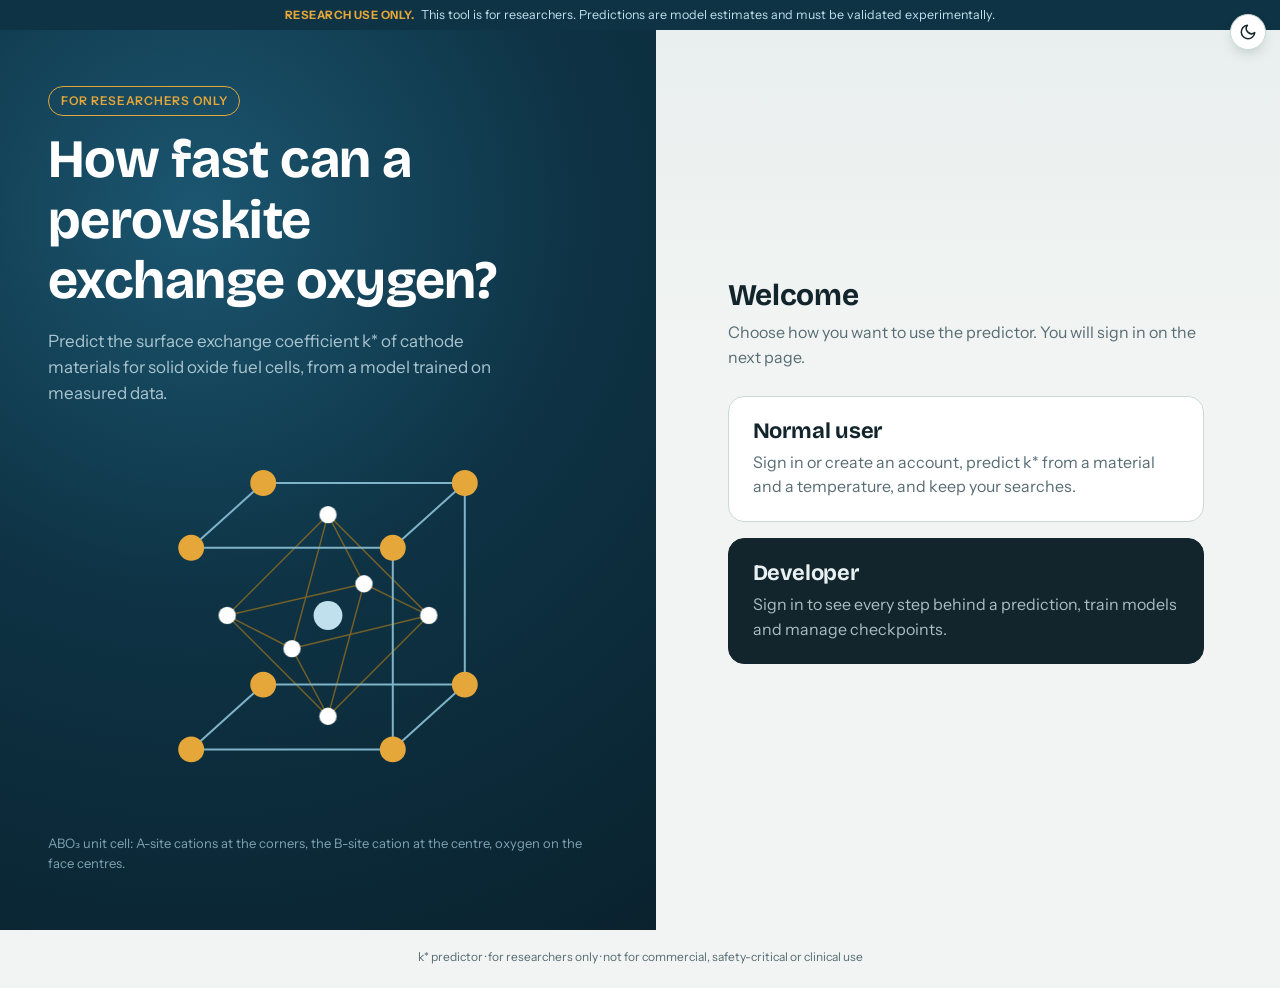
<file: static/index.html>
<!doctype html>
<html lang="en"><head><meta charset="utf-8"><meta name="viewport" content="width=device-width, initial-scale=1, viewport-fit=cover">
<meta name="theme-color" content="#1D5C78">
<link rel="manifest" href="manifest.json">
<link rel="icon" type="image/png" sizes="192x192" href="icon-192.png">
<link rel="apple-touch-icon" href="apple-touch-icon.png">
<meta name="mobile-web-app-capable" content="yes">
<meta name="apple-mobile-web-app-capable" content="yes">
<meta name="apple-mobile-web-app-title" content="k* predictor">
<meta name="apple-mobile-web-app-status-bar-style" content="black-translucent">
<script src="pwa.js" defer></script>
<script src="research.js" defer></script>
<script src="dynamic.js" defer></script>
<title>Welcome | k* predictor</title>
<link href="https://fonts.googleapis.com/css2?family=Bricolage+Grotesque:opsz,wght@12..96,500;12..96,700&family=Instrument+Sans:wght@400;500;600&family=IBM+Plex+Mono:wght@400;500&display=swap" rel="stylesheet">
<link rel="stylesheet" href="style.css"><script src="theme.js"></script></head>
<body>
<div class="hero">
  <section class="hero-art">
    <div>
      <h1>How fast can a perovskite exchange oxygen?</h1>
      <p>Predict the surface exchange coefficient k* of cathode materials for solid oxide fuel cells, from a model trained on measured data.</p>
    </div>
    <svg class="cell" viewBox="30 20 250 240" role="img" aria-label="ABO3 perovskite unit cell">
      <g class="oct"><path d="M155 67 L130 160 L85 137 Z M155 67 L130 160 L225 137 Z M155 207 L130 160 L85 137 Z M155 207 L130 160 L225 137 Z M155 67 L180 115 L85 137 Z M155 67 L180 115 L225 137 Z M155 207 L180 115 L85 137 Z M155 207 L180 115 L225 137 Z"/></g>
      <path class="edge" d="M60 90H200V230H60Z M110 45H250V185H110Z M60 90L110 45 M200 90L250 45 M200 230L250 185 M60 230L110 185"/>
      <g class="a"><circle cx="60" cy="90" r="9"/><circle cx="200" cy="90" r="9"/><circle cx="200" cy="230" r="9"/><circle cx="60" cy="230" r="9"/><circle cx="110" cy="45" r="9"/><circle cx="250" cy="45" r="9"/><circle cx="250" cy="185" r="9"/><circle cx="110" cy="185" r="9"/></g>
      <circle class="b" cx="155" cy="137" r="10"/>
      <g class="o"><circle cx="130" cy="160" r="6"/><circle cx="180" cy="115" r="6"/><circle cx="85" cy="137" r="6"/><circle cx="225" cy="137" r="6"/><circle cx="155" cy="67" r="6"/><circle cx="155" cy="207" r="6"/></g>
    </svg>
    <small>ABO&#8323; unit cell: A-site cations at the corners, the B-site cation at the centre, oxygen on the face centres.</small>
  </section>
  <section class="hero-form">
    <h2>Welcome</h2>
    <p class="sub">Choose how you want to use the predictor. You will sign in on the next page.</p>
    <button class="role-card" id="pick-user"><h3>Normal user</h3><p>Sign in or create an account, predict k* from a material and a temperature, and keep your searches.</p></button>
    <button class="role-card dev" id="pick-dev"><h3>Developer</h3><p>Sign in to see every step behind a prediction, train models and manage checkpoints.</p></button>
  </section>
</div>
<script>
  const go = role => { location.href = "login.html?role=" + role; };
  document.getElementById("pick-user").onclick = () => go("user");
  document.getElementById("pick-dev").onclick = () => go("dev");
</script></body></html>
</file>
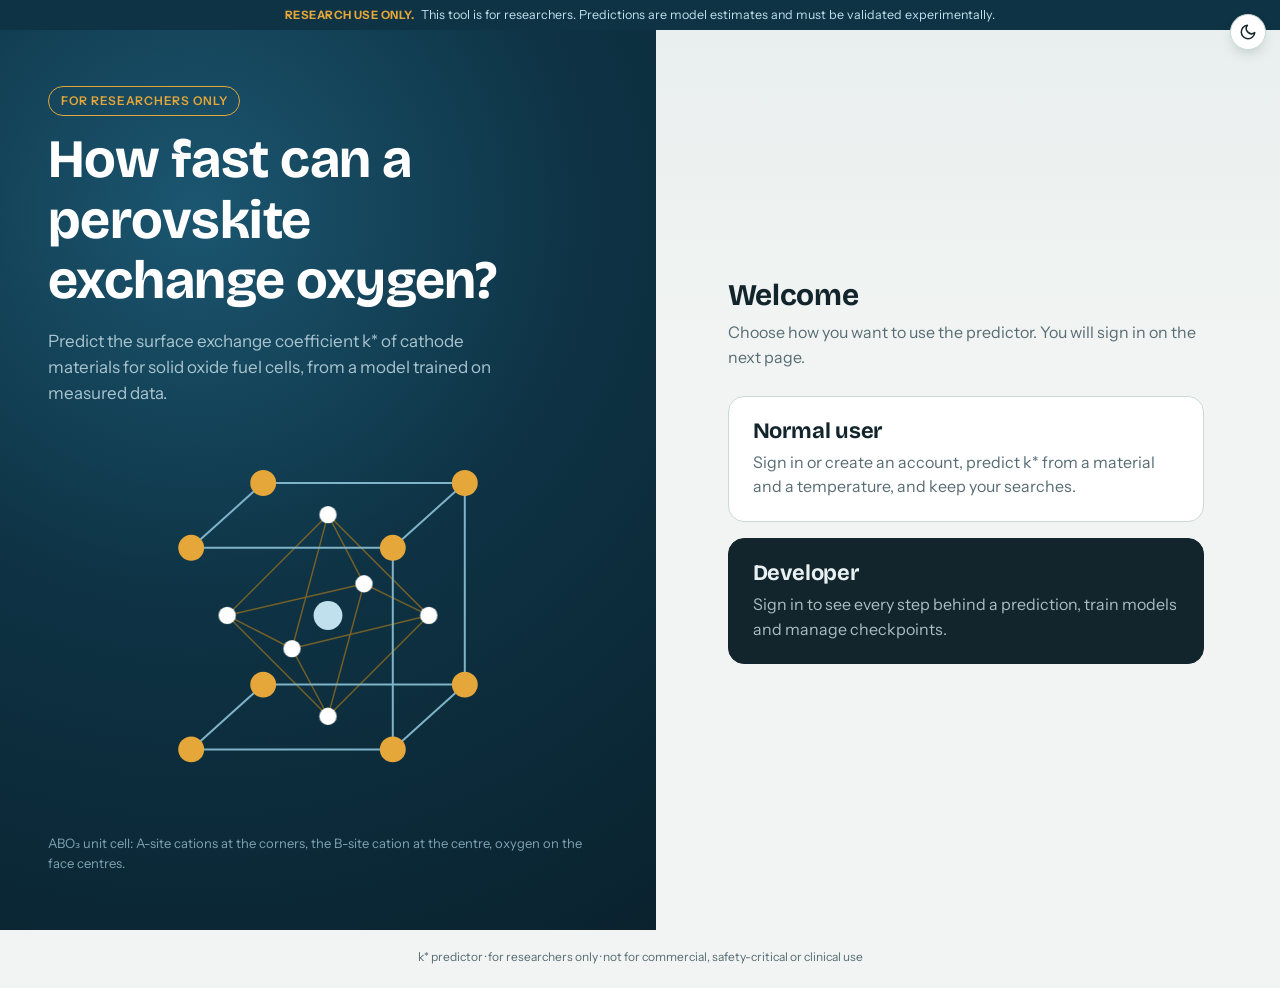
<file: static/batch.html>
<!doctype html>
<html lang="en"><head><meta charset="utf-8"><meta name="viewport" content="width=device-width, initial-scale=1, viewport-fit=cover">
<meta name="theme-color" content="#1D5C78">
<link rel="manifest" href="manifest.json">
<link rel="icon" type="image/png" sizes="192x192" href="icon-192.png">
<link rel="apple-touch-icon" href="apple-touch-icon.png">
<meta name="mobile-web-app-capable" content="yes">
<meta name="apple-mobile-web-app-capable" content="yes">
<meta name="apple-mobile-web-app-title" content="k* predictor">
<meta name="apple-mobile-web-app-status-bar-style" content="black-translucent">
<script src="pwa.js" defer></script>
<script src="research.js" defer></script>
<script src="dynamic.js" defer></script>
<title>Batch | k* predictor</title>
<link href="https://fonts.googleapis.com/css2?family=Bricolage+Grotesque:opsz,wght@12..96,500;12..96,700&family=Instrument+Sans:wght@400;500;600&family=IBM+Plex+Mono:wght@400;500&display=swap" rel="stylesheet">
<link rel="stylesheet" href="style.css"><script src="theme.js"></script></head>
<body data-mode="user">
<header class="top"><div class="wrap">
  <a class="brand" href="predict.html"><svg viewBox="0 0 28 28" aria-hidden="true"><rect x="5" y="9" width="14" height="14" rx="1" fill="none" stroke="#1D5C78" stroke-width="2"/><rect x="9" y="5" width="14" height="14" rx="1" fill="none" stroke="#1D5C78" stroke-width="2" opacity=".55"/><circle cx="14" cy="14" r="2.6" fill="#C98512"/></svg><span>k<i>*</i> predictor</span></a>
  <nav class="nav" aria-label="Pages"><a href="predict.html">Predict</a><a href="history.html">History</a><a href="batch.html" aria-current="page">Batch</a><a href="developer.html" class="dev-only">Developer</a><a href="research.html">Research</a></nav>
  <div class="role"><span id="who"></span><b id="rolename"></b> <a href="#" id="signout">Sign out</a></div>
</div></header>
<main><div class="wrap">
<div class="intro"><h1>Predict a list of materials</h1><p class="explorer-only">Upload a CSV or Excel file with two columns, formula and temp_c. Each row gets a predicted k*.</p><p class="dev-only">POST /api/upload as multipart form data, up to 500 rows, composition-only model. Rows that fail return an error string instead of a value.</p></div>
<section class="panel stack" style="max-width:980px">
  <form id="bform" novalidate><div class="fields">
    <div class="field"><label for="bfile">File (.csv or .xlsx)</label><input id="bfile" type="file" accept=".csv,.xlsx,.xls"></div>
    <div class="field dev-only"><label for="bmodel">Model</label><select id="bmodel"><option value="svr">SVR pipeline</option><option value="rf">Random Forest</option></select></div></div>
    <div class="actions"><button class="btn primary" id="bgo" type="submit">Predict file</button>
    <a class="btn ghost" id="tmpl" download="kstar_template.csv" href="data:text/csv;charset=utf-8,formula%2Ctemp_c%0ALaCoO3%2C700%0ALa0.6Sr0.4Co0.2Fe0.8O3%2C800%0ASm0.5Sr0.5CoO3%2C886%0A" style="text-decoration:none;display:inline-block">Download a template</a></div>
  </form>
  <div id="bres" hidden><div class="kpis" id="bkpi"></div><h2 style="font-size:18px">Predicted log k*</h2><div id="bchart"></div><div class="tablewrap" style="margin-top:16px"><table class="t" id="btab"></table></div></div>
</section>
</div></main>
<script src="config.js"></script><script src="ui.js"></script>
<script>
(() => {
  const ROLE = (() => { try { return localStorage.getItem("kstar-role"); } catch { return null; } })();
  if (!(() => { try { return localStorage.getItem("kstar-token"); } catch { return null; } })()) { location.replace("index.html"); return; }
  if (ROLE !== "dev" && ROLE !== "user") { location.replace("index.html"); return; }
  document.body.dataset.mode = ROLE;
  document.getElementById("rolename").textContent = ROLE === "dev" ? "Developer" : "Normal user";
  const $ = (s, r = document) => r.querySelector(s);
  const esc = s => String(s).replace(/[&<>"]/g, c => ({ "&":"&amp;", "<":"&lt;", ">":"&gt;", '"':"&quot;" }[c]));
  const bars = (el, labels, vals) => { const mx = Math.max(...vals, 1e-9); el.innerHTML = labels.map((l, i) => `<div class="hb"><span>${esc(l)}</span><i style="width:${(vals[i] / mx * 100).toFixed(0)}%"></i><b>${vals[i]}</b></div>`).join(""); };
  $("#bform").addEventListener("submit", async e => {
    e.preventDefault();
    const f = $("#bfile").files[0];
    if (!f) { toast("Choose a file first.", "error"); return; }
    const btn = $("#bgo"); btn.disabled = true; btn.textContent = "Predicting\u2026";
    try {
      const fd = new FormData(); fd.append("file", f); if (ROLE === "dev") fd.append("model", $("#bmodel").value);
      const r = await api("/api/upload", { method: "POST", body: fd }); const d = await r.json();
      if (!r.ok) throw new Error(d.error || "Upload failed.");
      $("#bkpi").innerHTML = `<div class="kpi"><b>${d.n}</b><span>rows</span></div><div class="kpi"><b>${d.n_ok}</b><span>predicted</span></div><div class="kpi"><b>${d.n - d.n_ok}</b><span>need fixing</span></div>`;
      const ok = d.rows.filter(x => x.log_kstar !== undefined);
      bars($("#bchart"), ok.map(x => x.formula.slice(0, 12)), ok.map(x => +(x.log_kstar + 11).toFixed(2)));
      $("#bchart").insertAdjacentHTML("afterbegin", '<small class="sub">Bar length shows log k* + 11, so longer means faster. Exact values are in the table.</small>');
      $("#btab").innerHTML = "<tr><th>Formula</th><th>T (\u00b0C)</th><th>log k*</th><th>k* (cm/s)</th><th>Note</th></tr>" + d.rows.map(x => `<tr><td>${esc(x.formula)}</td><td>${esc(x.temp_c ?? "")}</td><td>${x.log_kstar === undefined ? "" : x.log_kstar.toFixed(2)}</td><td>${x.kstar === undefined ? "" : x.kstar.toExponential(2)}</td><td>${esc(x.error || (x.warnings || []).join("; "))}</td></tr>`).join("");
      $("#bres").hidden = false; toast(`Predicted ${d.n_ok} of ${d.n} rows.`, d.n_ok === d.n ? "ok" : "info");
    } catch (ex) { toast(ex.message, "error"); }
    finally { btn.disabled = false; btn.textContent = "Predict file"; }
  });
})();
</script></body></html>
</file>
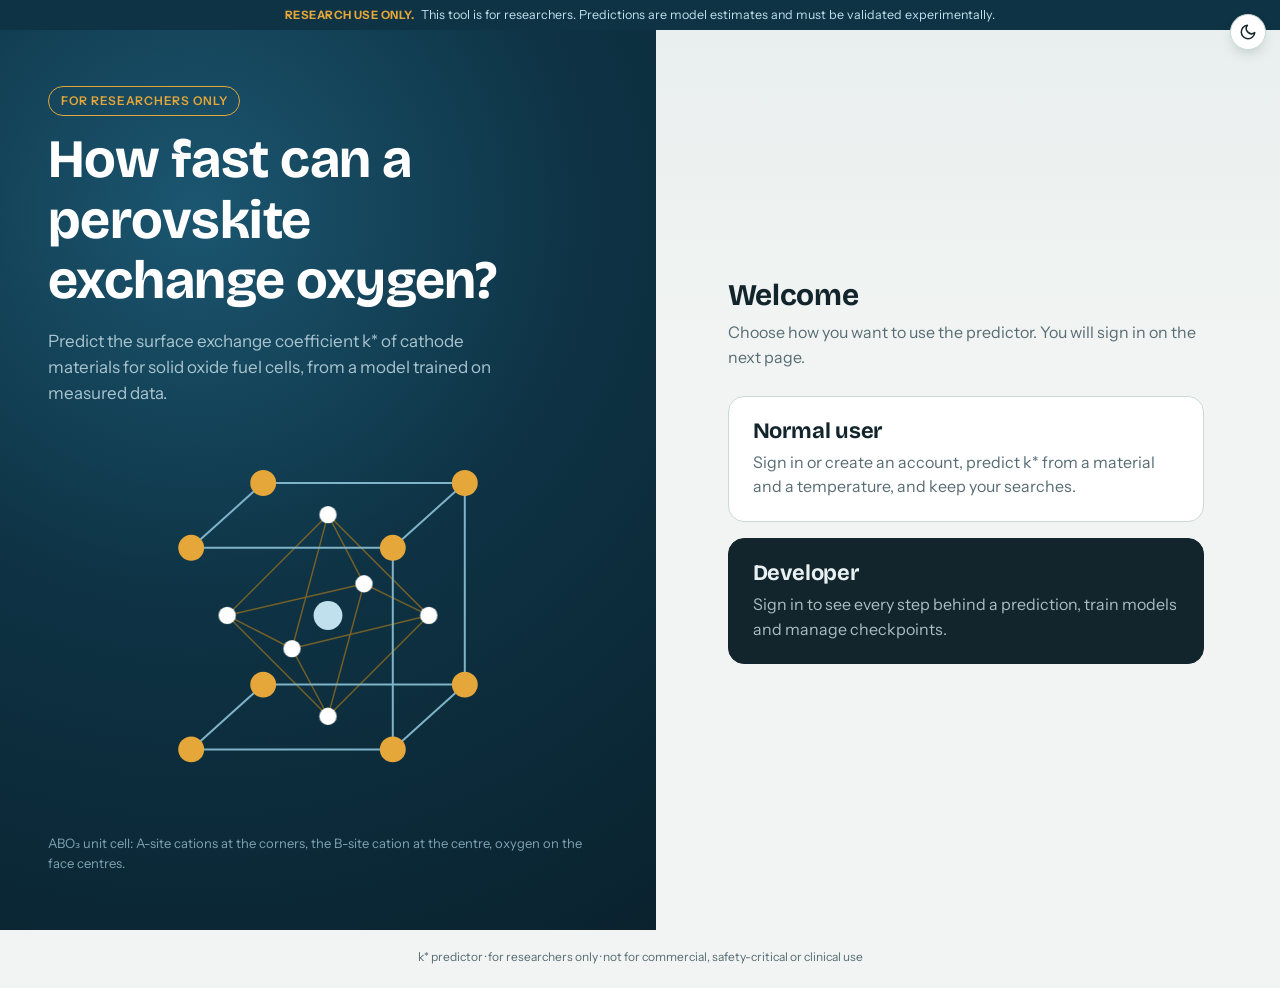
<file: static/developer.html>
<!doctype html>
<html lang="en"><head><meta charset="utf-8"><meta name="viewport" content="width=device-width, initial-scale=1, viewport-fit=cover">
<meta name="theme-color" content="#1D5C78">
<link rel="manifest" href="manifest.json">
<link rel="icon" type="image/png" sizes="192x192" href="icon-192.png">
<link rel="apple-touch-icon" href="apple-touch-icon.png">
<meta name="mobile-web-app-capable" content="yes">
<meta name="apple-mobile-web-app-capable" content="yes">
<meta name="apple-mobile-web-app-title" content="k* predictor">
<meta name="apple-mobile-web-app-status-bar-style" content="black-translucent">
<script src="pwa.js" defer></script>
<script src="research.js" defer></script>
<script src="dynamic.js" defer></script>
<title>Developer | k* predictor</title>
<link href="https://fonts.googleapis.com/css2?family=Bricolage+Grotesque:opsz,wght@12..96,500;12..96,700&family=Instrument+Sans:wght@400;500;600&family=IBM+Plex+Mono:wght@400;500&display=swap" rel="stylesheet">
<link rel="stylesheet" href="style.css"><script src="theme.js"></script></head>
<body data-mode="user">
<header class="top"><div class="wrap">
  <a class="brand" href="predict.html"><svg viewBox="0 0 28 28" aria-hidden="true"><rect x="5" y="9" width="14" height="14" rx="1" fill="none" stroke="#1D5C78" stroke-width="2"/><rect x="9" y="5" width="14" height="14" rx="1" fill="none" stroke="#1D5C78" stroke-width="2" opacity=".55"/><circle cx="14" cy="14" r="2.6" fill="#C98512"/></svg><span>k<i>*</i> predictor</span></a>
  <nav class="nav" aria-label="Pages"><a href="predict.html">Predict</a><a href="history.html">History</a><a href="batch.html">Batch</a><a href="developer.html" aria-current="page" class="dev-only">Developer</a><a href="research.html">Research</a></nav>
  <div class="role"><span id="who"></span><b id="rolename"></b> <a href="#" id="signout">Sign out</a></div>
</div></header>
<main><div class="wrap">
<div class="intro"><h1>Developer panel</h1><p>System health, dataset analytics, model training and checkpoints.</p></div>
<div class="stack">
<section class="panel"><h2>System health</h2><div class="kpis" id="hkpi"></div><div id="hmodels" class="sub"></div></section>
<section class="panel"><h2>Dataset</h2><div class="kpis" id="dkpi"></div><div class="grid2"><div><h3 style="font-size:15px">log k* distribution</h3><div id="d1"></div></div><div><h3 style="font-size:15px">Temperature (&deg;C)</h3><div id="d2"></div></div><div><h3 style="font-size:15px">A-site elements (materials)</h3><div id="d3"></div></div></div></section>
<section class="panel"><h2>Model scores</h2><p class="sub">R&sup2; on materials never seen in training. The test split holds out whole materials, so it is small and noisy; grouped cross-validation is steadier.</p><div class="tablewrap"><table class="t" id="mtab"></table></div></section>
<section class="panel"><h2>Train a new checkpoint</h2><p class="sub">You are signed in as a developer. Trains all four models on the stored dataset, or on a file you upload, with a fixed seed. Nothing changes in the live app until you activate the checkpoint.</p>
<form id="tform" novalidate><div class="fields"><div class="field"><label for="seed">Seed</label><input id="seed" type="number" value="42"></div>
<div class="field"><label for="dfile">Dataset (optional)</label><input id="dfile" type="file" accept=".xlsx,.csv"></div></div>
<div class="actions"><button class="btn primary" id="tgo" type="submit">Start training</button><button class="btn ghost" id="rfr" type="button">Refresh</button></div></form>
<div id="tstat" class="msg" hidden></div>
<h3 style="font-size:15px;margin-top:20px">Checkpoints</h3><div class="tablewrap"><table class="t" id="ctab"></table></div></section></div>
</div></main>
<script src="config.js"></script><script src="ui.js"></script>
<script>
(() => {
  const ROLE = (() => { try { return localStorage.getItem("kstar-role"); } catch { return null; } })();
  if (!(() => { try { return localStorage.getItem("kstar-token"); } catch { return null; } })()) { location.replace("index.html"); return; }
  if (ROLE !== "dev") { location.replace(ROLE === "user" ? "predict.html" : "index.html"); return; }
  document.body.dataset.mode = ROLE;
  document.getElementById("rolename").textContent = ROLE === "dev" ? "Developer" : "Normal user";
  const $ = (s, r = document) => r.querySelector(s);
  const esc = s => String(s).replace(/[&<>"]/g, c => ({ "&":"&amp;", "<":"&lt;", ">":"&gt;", '"':"&quot;" }[c]));
  const bars = (el, labels, vals) => { const mx = Math.max(...vals, 1e-9); el.innerHTML = labels.map((l, i) => `<div class="hb"><span>${esc(l)}</span><i style="width:${(vals[i] / mx * 100).toFixed(0)}%"></i><b>${vals[i]}</b></div>`).join(""); };
  const H = () => ({});
  async function loadStats() {
    const d = await (await api("/api/analytics")).json(), s = d.system;
    $("#hkpi").innerHTML = [[s.status, "status"], [s.requests, "requests"], [s.errors, "errors"], [s.avg_latency_ms ?? "n/a", "avg ms"], [Math.round(s.uptime_s / 60) + " min", "uptime"], [s.active_checkpoint, "active model set"]].map(([v, l]) => `<div class="kpi"><b>${esc(v)}</b><span>${l}</span></div>`).join("");
    $("#hmodels").textContent = "Loaded: " + Object.entries(s.models).map(([k, v]) => k + (v ? " yes" : " no")).join(", ") + ". scikit-learn " + s.sklearn + ".";
    const ds = d.dataset;
    if (ds) {
      const r = ds.report;
      $("#dkpi").innerHTML = [[r.rows_in, "rows in file"], [r.rows_out, "usable rows"], [r.dropped_duplicates, "duplicates dropped"], [r.dropped_missing_or_non_numeric, "bad rows dropped"], [r.materials, "materials"]].map(([v, l]) => `<div class="kpi"><b>${v}</b><span>${l}</span></div>`).join("");
      const hb = (h) => h.counts.map((_, i) => Math.round(h.edges[i]) + " to " + Math.round(h.edges[i + 1]));
      bars($("#d1"), ds.logk_hist.counts.map((_, i) => ds.logk_hist.edges[i].toFixed(1)), ds.logk_hist.counts);
      bars($("#d2"), hb(ds.temp_hist), ds.temp_hist.counts);
      bars($("#d3"), Object.keys(ds.a_elements || {}), Object.values(ds.a_elements || {}));
    }
    const m = d.metrics;
    if (m) $("#mtab").innerHTML = "<tr><th>Model</th><th>Test R\u00b2</th><th>Test MAE</th><th>Grouped CV R\u00b2</th></tr>" + Object.entries(m.models).map(([k, v]) => `<tr><td>${esc(k.replace("_", " "))}</td><td>${v.test.r2}</td><td>${v.test.mae}</td><td>${v.grouped_cv.r2}</td></tr>`).join("");
  }
  async function loadCkpts() {
    const r = await api("/api/admin/checkpoints", { headers: H() }), d = await r.json();
    if (!r.ok) { toast(d.error, "error"); return; }
    $("#ctab").innerHTML = "<tr><th>Checkpoint</th><th>Rows</th><th>Seed</th><th>Grouped CV R\u00b2 (full SVR / name-only SVR)</th><th></th></tr>" + (d.checkpoints.length ? d.checkpoints.map(c => `<tr><td>${esc(c.name)}</td><td>${c.rows}</td><td>${c.seed}</td><td>${c.grouped_cv_r2.full_svr} / ${c.grouped_cv_r2.name_only_svr}</td><td>${c.active ? "<b>active</b>" : `<button class="btn ghost" data-act="${esc(c.name)}">Activate</button>`}</td></tr>`).join("") : "<tr><td colspan=5>No checkpoints yet.</td></tr>");
  }
  $("#ctab").addEventListener("click", async e => {
    const n = e.target.dataset.act; if (!n) return;
    const r = await api("/api/admin/activate", { method: "POST", headers: { ...H(), "Content-Type": "application/json" }, body: JSON.stringify({ name: n }) }), d = await r.json();
    if (!r.ok) { toast(d.error, "error"); return; }
    toast("Activated " + n + ".", "ok"); loadCkpts(); loadStats();
  });
  let poll = null;
  async function watch() {
    const r = await api("/api/admin/status", { headers: H() }), s = await r.json(), box = $("#tstat");
    box.hidden = false; box.textContent = "Training: " + s.status + ". " + s.message;
    if (s.status === "running") { poll = setTimeout(watch, 2000); return; }
    $("#tgo").disabled = false; $("#tgo").textContent = "Start training";
    if (s.status === "done") { toast("Training finished.", "ok"); loadCkpts(); } else if (s.status === "failed") toast(s.message, "error");
  }
  $("#tform").addEventListener("submit", async e => {
    e.preventDefault();
    const fd = new FormData(); fd.append("seed", $("#seed").value); if ($("#dfile").files[0]) fd.append("file", $("#dfile").files[0]);
    $("#tgo").disabled = true; $("#tgo").textContent = "Training\u2026";
    const r = await api("/api/admin/train", { method: "POST", headers: H(), body: fd }), d = await r.json();
    if (!r.ok) { toast(d.error, "error"); $("#tgo").disabled = false; $("#tgo").textContent = "Start training"; return; }
    toast("Training started: " + d.started, "info"); watch();
  });
  $("#rfr").onclick = () => { loadCkpts(); loadStats(); };
  loadCkpts();
  loadStats().catch(() => toast("Could not load analytics.", "error"));
})();
</script></body></html>
</file>
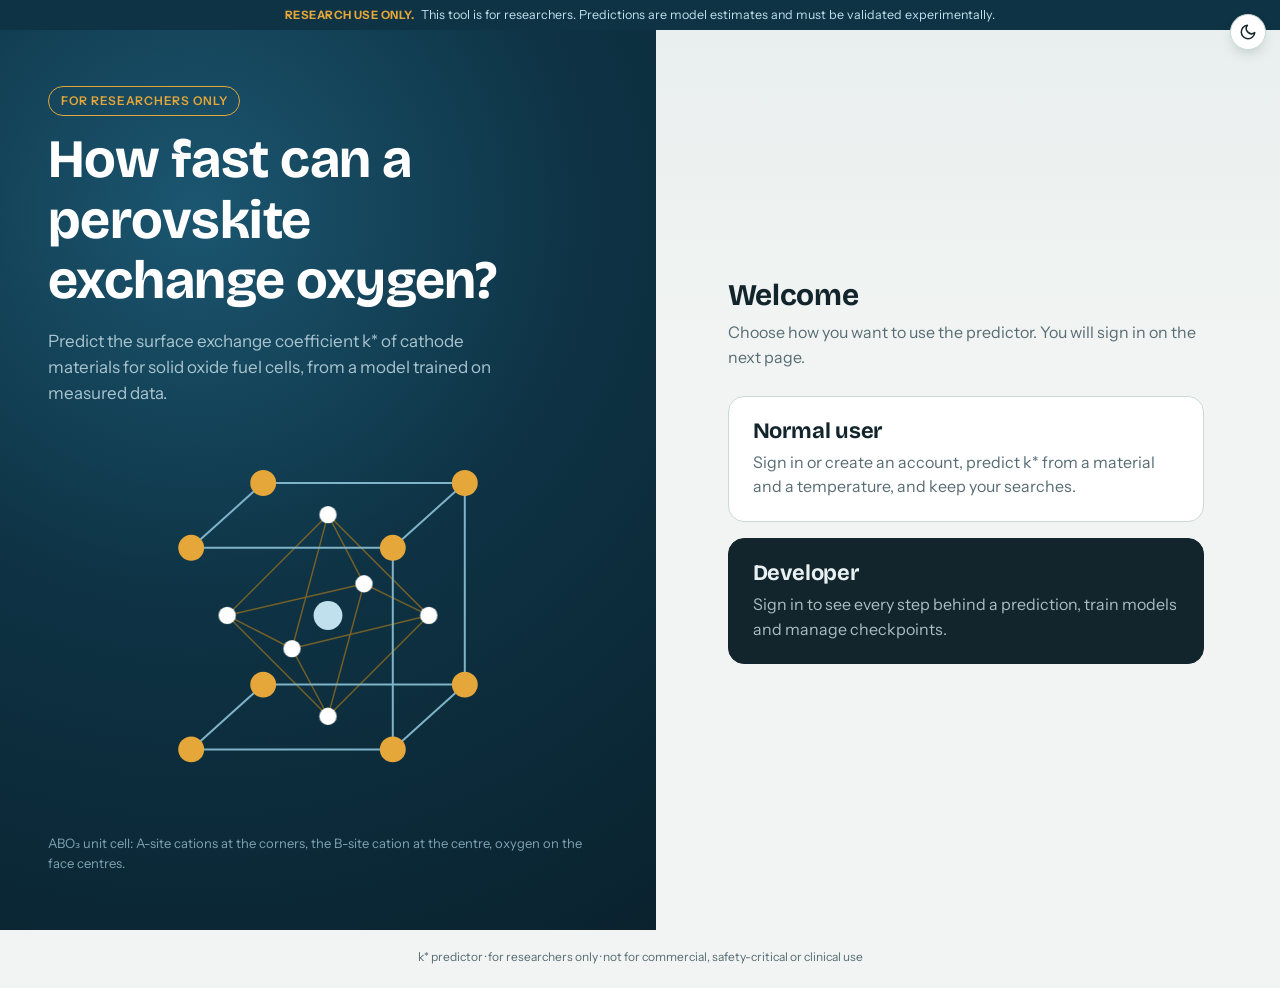
<file: static/history.html>
<!doctype html>
<html lang="en"><head><meta charset="utf-8"><meta name="viewport" content="width=device-width, initial-scale=1, viewport-fit=cover">
<meta name="theme-color" content="#1D5C78">
<link rel="manifest" href="manifest.json">
<link rel="icon" type="image/png" sizes="192x192" href="icon-192.png">
<link rel="apple-touch-icon" href="apple-touch-icon.png">
<meta name="mobile-web-app-capable" content="yes">
<meta name="apple-mobile-web-app-capable" content="yes">
<meta name="apple-mobile-web-app-title" content="k* predictor">
<meta name="apple-mobile-web-app-status-bar-style" content="black-translucent">
<script src="pwa.js" defer></script>
<script src="research.js" defer></script>
<script src="dynamic.js" defer></script>
<title>History | k* predictor</title>
<link href="https://fonts.googleapis.com/css2?family=Bricolage+Grotesque:opsz,wght@12..96,500;12..96,700&family=Instrument+Sans:wght@400;500;600&family=IBM+Plex+Mono:wght@400;500&display=swap" rel="stylesheet">
<link rel="stylesheet" href="style.css"><script src="theme.js"></script></head>
<body data-mode="user">
<header class="top"><div class="wrap">
  <a class="brand" href="predict.html"><svg viewBox="0 0 28 28" aria-hidden="true"><rect x="5" y="9" width="14" height="14" rx="1" fill="none" stroke="#1D5C78" stroke-width="2"/><rect x="9" y="5" width="14" height="14" rx="1" fill="none" stroke="#1D5C78" stroke-width="2" opacity=".55"/><circle cx="14" cy="14" r="2.6" fill="#C98512"/></svg><span>k<i>*</i> predictor</span></a>
  <nav class="nav" aria-label="Pages"><a href="predict.html">Predict</a><a href="history.html" aria-current="page">History</a><a href="batch.html">Batch</a><a href="developer.html" class="dev-only">Developer</a><a href="research.html">Research</a></nav>
  <div class="role"><span id="who"></span><b id="rolename"></b> <a href="#" id="signout">Sign out</a></div>
</div></header>
<main><div class="wrap">
<div class="intro"><h1>Your saved searches</h1><p>Every prediction you run while signed in is saved here, ready to run again.</p></div>
<section class="panel" style="max-width:980px">
  <div class="actions" style="margin:0 0 14px"><button class="btn ghost" id="clr" type="button">Clear history</button></div>
  <div class="tablewrap"><table class="t" id="htab"></table></div>
  <div id="hempty" class="empty" hidden><strong>No saved searches yet</strong>Run a prediction and it will appear here.</div>
</section>
</div></main>
<script src="config.js"></script><script src="ui.js"></script>
<script>
(() => {
  const ROLE = (() => { try { return localStorage.getItem("kstar-role"); } catch { return null; } })();
  if (!(() => { try { return localStorage.getItem("kstar-token"); } catch { return null; } })()) { location.replace("index.html"); return; }
  if (ROLE !== "dev" && ROLE !== "user") { location.replace("index.html"); return; }
  document.body.dataset.mode = ROLE;
  document.getElementById("rolename").textContent = ROLE === "dev" ? "Developer" : "Normal user";
  const $ = s => document.querySelector(s);
  const esc = s => String(s).replace(/[&<>"]/g, c => ({ "&":"&amp;", "<":"&lt;", ">":"&gt;", '"':"&quot;" }[c]));
  const KIND = { name: "By name", descriptors: "Descriptors", batch: "Batch file" };
  async function load() {
    const r = await api("/api/history"), d = await r.json();
    if (!r.ok) { toast(d.error || "Could not load history.", "error"); return; }
    const rows = d.searches; $("#hempty").hidden = rows.length > 0; $("#htab").hidden = !rows.length; $("#clr").hidden = !rows.length;
    $("#htab").innerHTML = "<tr><th>When</th><th>Type</th><th>Material</th><th>T (\u00b0C)</th><th>log k*</th><th>k* (cm/s)</th><th></th></tr>" + rows.map(x => `<tr>
      <td>${esc(x.time_ist || new Date(x.created).toLocaleString("en-IN", { timeZone: "Asia/Kolkata", dateStyle: "medium", timeStyle: "medium" }) + " IST")}</td><td>${KIND[x.kind] || esc(x.kind)}</td><td>${esc(x.label)}</td>
      <td>${x.temp_c == null ? "" : Math.round(x.temp_c)}</td><td>${x.log_kstar == null ? "" : x.log_kstar.toFixed(2)}</td><td>${x.kstar == null ? "" : x.kstar.toExponential(2)}</td>
      <td>${x.kind === "name" ? `<button class="btn ghost" data-run="${x.id}">Run again</button> ` : ""}<button class="btn ghost" data-del="${x.id}">Delete</button></td></tr>`).join("");
    window._rows = rows;
  }
  $("#htab").addEventListener("click", async e => {
    const run = e.target.dataset.run, del = e.target.dataset.del;
    if (run) { const x = window._rows.find(r => r.id == run); try { sessionStorage.setItem("kstar-prefill", JSON.stringify({ formula: x.label, temp_c: Math.round(x.temp_c) })); } catch {} location.href = "predict.html"; }
    if (del) { const r = await api("/api/history/" + del, { method: "DELETE" }); if (r.ok) { toast("Deleted.", "ok"); load(); } else toast("Could not delete.", "error"); }
  });
  $("#clr").onclick = async () => { if (!confirm("Delete all your saved searches?")) return; const r = await api("/api/history/clear", { method: "POST" }); if (r.ok) { toast("History cleared.", "ok"); load(); } };
  load().catch(() => toast("Could not load history.", "error"));
})();
</script></body></html>
</file>
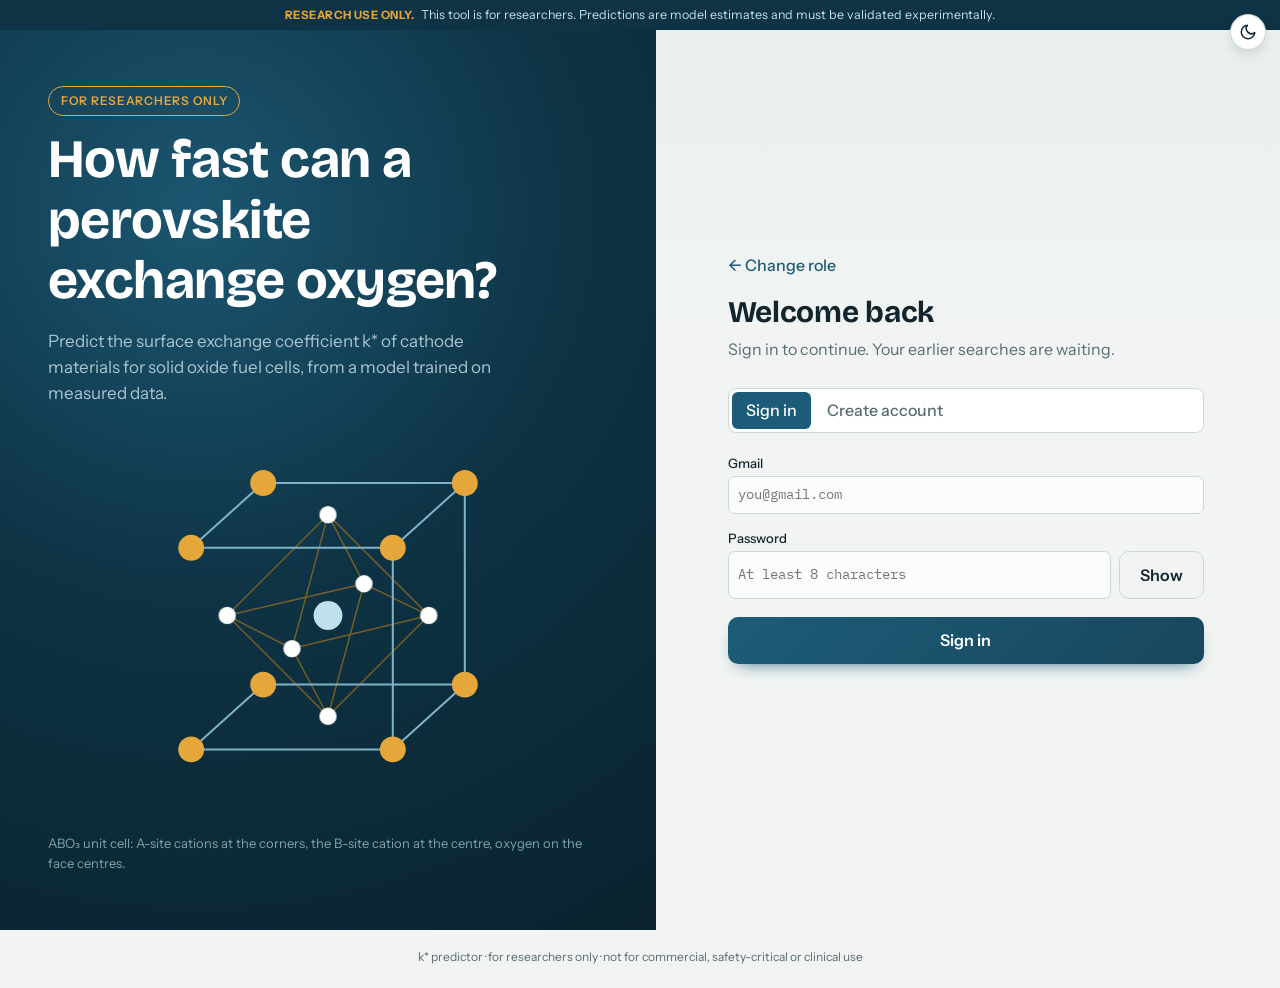
<file: static/login.html>
<!doctype html>
<html lang="en"><head><meta charset="utf-8"><meta name="viewport" content="width=device-width, initial-scale=1, viewport-fit=cover">
<meta name="theme-color" content="#1D5C78">
<link rel="manifest" href="manifest.json">
<link rel="icon" type="image/png" sizes="192x192" href="icon-192.png">
<link rel="apple-touch-icon" href="apple-touch-icon.png">
<meta name="mobile-web-app-capable" content="yes">
<meta name="apple-mobile-web-app-capable" content="yes">
<meta name="apple-mobile-web-app-title" content="k* predictor">
<meta name="apple-mobile-web-app-status-bar-style" content="black-translucent">
<script src="pwa.js" defer></script>
<script src="research.js" defer></script>
<script src="dynamic.js" defer></script>
<title>Sign in | k* predictor</title>
<link href="https://fonts.googleapis.com/css2?family=Bricolage+Grotesque:opsz,wght@12..96,500;12..96,700&family=Instrument+Sans:wght@400;500;600&family=IBM+Plex+Mono:wght@400;500&display=swap" rel="stylesheet">
<link rel="stylesheet" href="style.css"><script src="theme.js"></script></head>
<body>
<div class="hero">
  <section class="hero-art">
    <div>
      <h1>How fast can a perovskite exchange oxygen?</h1>
      <p>Predict the surface exchange coefficient k* of cathode materials for solid oxide fuel cells, from a model trained on measured data.</p>
    </div>
    <svg class="cell" viewBox="30 20 250 240" role="img" aria-label="ABO3 perovskite unit cell">
      <g class="oct"><path d="M155 67 L130 160 L85 137 Z M155 67 L130 160 L225 137 Z M155 207 L130 160 L85 137 Z M155 207 L130 160 L225 137 Z M155 67 L180 115 L85 137 Z M155 67 L180 115 L225 137 Z M155 207 L180 115 L85 137 Z M155 207 L180 115 L225 137 Z"/></g>
      <path class="edge" d="M60 90H200V230H60Z M110 45H250V185H110Z M60 90L110 45 M200 90L250 45 M200 230L250 185 M60 230L110 185"/>
      <g class="a"><circle cx="60" cy="90" r="9"/><circle cx="200" cy="90" r="9"/><circle cx="200" cy="230" r="9"/><circle cx="60" cy="230" r="9"/><circle cx="110" cy="45" r="9"/><circle cx="250" cy="45" r="9"/><circle cx="250" cy="185" r="9"/><circle cx="110" cy="185" r="9"/></g>
      <circle class="b" cx="155" cy="137" r="10"/>
      <g class="o"><circle cx="130" cy="160" r="6"/><circle cx="180" cy="115" r="6"/><circle cx="85" cy="137" r="6"/><circle cx="225" cy="137" r="6"/><circle cx="155" cy="67" r="6"/><circle cx="155" cy="207" r="6"/></g>
    </svg>
    <small>ABO&#8323; unit cell: A-site cations at the corners, the B-site cation at the centre, oxygen on the face centres.</small>
  </section>
  <section class="hero-form">
    <a class="back" href="index.html">&larr; Change role</a>
    <h2 id="ttl">Sign in</h2>
    <p class="sub" id="sub"></p>
    <div class="seg" id="tabs" role="group" aria-label="Account" hidden style="margin-bottom:20px">
      <button type="button" id="t-in" aria-pressed="true">Sign in</button>
      <button type="button" id="t-up" aria-pressed="false">Create account</button>
    </div>
    <form id="af" novalidate>
      <div class="field"><label for="em">Gmail</label><input id="em" type="email" autocomplete="email" placeholder="you@gmail.com"></div>
      <div class="field" style="margin-top:14px"><label for="pw">Password</label>
        <div class="pwrow"><input id="pw" type="password" autocomplete="current-password" placeholder="At least 8 characters"><button type="button" id="eye" class="btn ghost">Show</button></div></div>
      <div id="aerr" class="msg" role="alert" hidden style="margin-top:14px"></div>
      <button class="btn primary" id="ago" type="submit" style="width:100%;margin-top:18px">Sign in</button>
    </form>
    <p class="sub" id="note" style="margin-top:16px"></p>
  </section>
</div>
<script src="config.js"></script><script src="ui.js"></script>
<script>
  const ROLE = new URLSearchParams(location.search).get("role") === "dev" ? "dev" : "user";
  const $ = s => document.querySelector(s);
  let mode = "in";
  function setMode(m) {
    mode = ROLE === "dev" ? "in" : m;
    const up = mode === "up";
    $("#ttl").textContent = ROLE === "dev" ? "Developer sign in" : up ? "Create your account" : "Welcome back";
    $("#sub").textContent = ROLE === "dev" ? "Enter your developer email and password." : up ? "Use your Gmail and choose a password. Your searches will be saved to it." : "Sign in to continue. Your earlier searches are waiting.";
    $("#ago").textContent = up ? "Create account" : "Sign in";
    $("#pw").autocomplete = up ? "new-password" : "current-password";
    $("#t-in").setAttribute("aria-pressed", String(!up)); $("#t-up").setAttribute("aria-pressed", String(up));
    $("#aerr").hidden = true;
  }
  $("#tabs").hidden = ROLE === "dev";
  $("#note").textContent = ROLE === "dev" ? "Developer access is limited to the project owner\u2019s account, so there is no sign up here." : "";
  $("#t-in").onclick = () => setMode("in"); $("#t-up").onclick = () => setMode("up");
  $("#eye").onclick = () => { const s = $("#pw").type === "password"; $("#pw").type = s ? "text" : "password"; $("#eye").textContent = s ? "Hide" : "Show"; };
  setMode("in");
  $("#af").addEventListener("submit", async e => {
    e.preventDefault();
    const err = $("#aerr"), password = $("#pw").value;
    let email = $("#em").value.trim().replace(/@gmail$/i, "@gmail.com"); $("#em").value = email;
    const fail = m => { err.textContent = m; err.hidden = false; toast(m, "error"); };
    err.hidden = true;
    if (!/^[^@\s]+@[^@\s]+\.[^@\s]+$/.test(email)) return fail("Enter a valid email address, for example name@gmail.com.");
    if (!password) return fail("Enter your password.");
    if (mode === "up" && password.length < 8) return fail("Use a password of at least 8 characters.");
    const btn = $("#ago"), label = btn.textContent; btn.disabled = true; btn.textContent = "Please wait\u2026";
    try {
      const r = await api(mode === "up" ? "/api/auth/signup" : "/api/auth/login", { method: "POST", headers: { "Content-Type": "application/json" }, body: JSON.stringify({ email, password, role: ROLE }) });
      const d = await r.json();
      if (!r.ok) throw new Error(d.error || "Could not sign in.");
      try { localStorage.setItem("kstar-token", d.token); localStorage.setItem("kstar-role", d.role); localStorage.setItem("kstar-email", d.email); } catch {}
      location.href = "predict.html";
    } catch (ex) { fail(ex.message); btn.disabled = false; btn.textContent = label; }
  });
</script></body></html>
</file>
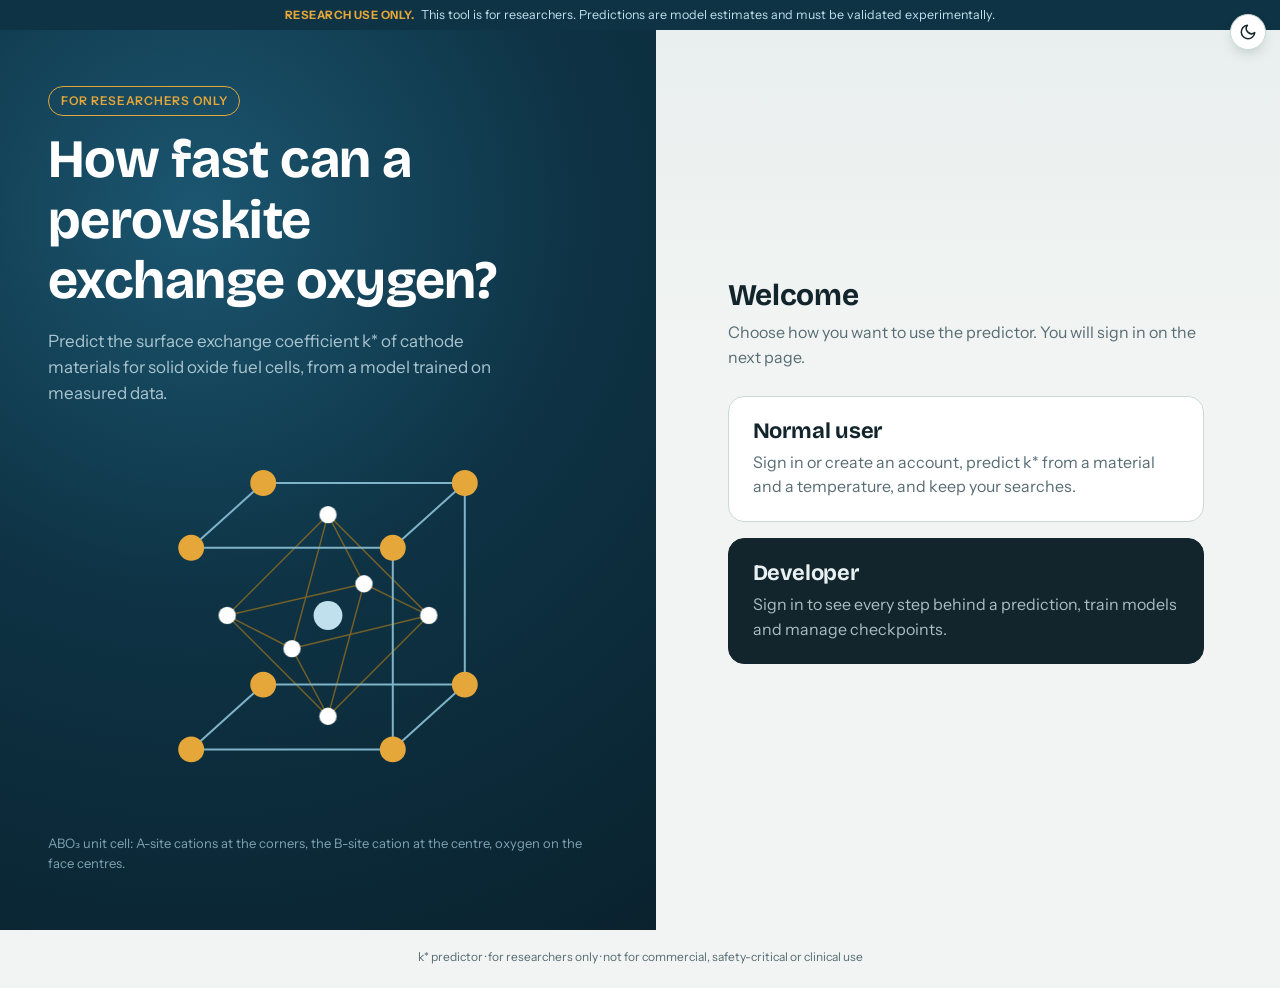
<file: static/predict.html>
<!doctype html>
<html lang="en"><head><meta charset="utf-8"><meta name="viewport" content="width=device-width, initial-scale=1, viewport-fit=cover">
<meta name="theme-color" content="#1D5C78">
<link rel="manifest" href="manifest.json">
<link rel="icon" type="image/png" sizes="192x192" href="icon-192.png">
<link rel="apple-touch-icon" href="apple-touch-icon.png">
<meta name="mobile-web-app-capable" content="yes">
<meta name="apple-mobile-web-app-capable" content="yes">
<meta name="apple-mobile-web-app-title" content="k* predictor">
<meta name="apple-mobile-web-app-status-bar-style" content="black-translucent">
<script src="pwa.js" defer></script>
<script src="research.js" defer></script>
<script src="dynamic.js" defer></script>
<title>Predict | k* predictor</title>
<link href="https://fonts.googleapis.com/css2?family=Bricolage+Grotesque:opsz,wght@12..96,500;12..96,700&family=Instrument+Sans:wght@400;500;600&family=IBM+Plex+Mono:wght@400;500&display=swap" rel="stylesheet">
<link rel="stylesheet" href="style.css"><script src="theme.js"></script></head>
<body data-mode="user">
<header class="top"><div class="wrap">
  <a class="brand" href="predict.html"><svg viewBox="0 0 28 28" aria-hidden="true"><rect x="5" y="9" width="14" height="14" rx="1" fill="none" stroke="#1D5C78" stroke-width="2"/><rect x="9" y="5" width="14" height="14" rx="1" fill="none" stroke="#1D5C78" stroke-width="2" opacity=".55"/><circle cx="14" cy="14" r="2.6" fill="#C98512"/></svg><span>k<i>*</i> predictor</span></a>
  <nav class="nav" aria-label="Pages"><a href="predict.html" aria-current="page">Predict</a><a href="history.html">History</a><a href="batch.html">Batch</a><a href="developer.html" class="dev-only">Developer</a><a href="research.html">Research</a></nav>
  <div class="role"><span id="who"></span><b id="rolename"></b> <a href="#" id="signout">Sign out</a></div>
</div></header>
<main><div class="wrap">
<div class="intro">
  <h1>Predict oxygen exchange for a perovskite cathode</h1>
  <p class="explorer-only">Type a material formula and a temperature, or enter every descriptor yourself. The result opens on the next page.</p>
  <p class="dev-only">Inputs are sent as JSON to the Flask endpoint, reordered to the training column order, scaled and passed to the model. Each stage is shown on the result page.</p>
</div>
<div class="seg" role="group" aria-label="Input type" style="margin-bottom:18px">
  <button type="button" id="by-desc" aria-pressed="false">By descriptors</button>
  <button type="button" id="by-name" aria-pressed="true">By material name</button>
</div>
<section class="panel" id="namepanel" style="max-width:860px">
  <h2>Material and temperature</h2>
  <p class="sub">Type the formula and temperature. The properties are worked out from the composition, so you don't enter any descriptors.</p>
  <div id="loadmsg2" class="msg" hidden></div>
  <form id="nameform" novalidate>
    <div class="fields">
      <div class="field"><label for="formula">Material formula</label><input id="formula" type="text" value="La0.6Sr0.4Co0.2Fe0.8O3" autocomplete="off" spellcheck="false"><small>A-site elements first, then B-site, ending in O3</small></div>
      <div class="field"><label for="tempname">Temperature (&deg;C)</label><input id="tempname" type="number" step="any" value="800"></div>
    </div>
    <div class="field" style="margin-top:14px"><label for="exname">Examples</label><select id="exname"></select><small id="exhint"></small></div>
    <div class="modelpick dev-only"><label for="model2">Model</label><select id="model2"><option value="svr">SVR pipeline (scaler + SVR)</option></select></div>
    <div class="actions"><button class="btn primary" type="submit" id="go2">Predict k*</button></div>
    <div id="err2" class="msg" role="alert" hidden></div>
  </form>
  <p class="sub" id="elhint" style="margin-top:16px"></p>
</section>
<section class="panel" id="descpanel" aria-labelledby="h-in" style="max-width:860px" hidden>
  <h2 id="h-in">Material and conditions</h2>
  <p class="sub">Starts from an example material. Pick a test input to try others.</p>
  <div id="loadmsg" class="msg" hidden></div>
  <form id="form" novalidate>
    <div class="field" id="exbox" hidden><label for="examples">Test inputs</label><select id="examples"></select><small id="exnote"></small></div>
    <div id="groups"></div>
    <div class="modelpick dev-only" id="modelpick"><label for="model">Model</label>
      <select id="model"><option value="svr">SVR pipeline (scaler + SVR)</option></select></div>
    <div class="actions">
      <button class="btn primary" type="submit" id="go">Predict k*</button>
      <button class="btn ghost" type="button" id="reset">Reset to example</button>
    </div>
    <div id="err" class="msg" role="alert" hidden></div>
  </form>
</section>
</div></main>
<script src="config.js"></script><script src="ui.js"></script>
<script>
(() => {
  const ROLE = (() => { try { return localStorage.getItem("kstar-role"); } catch { return null; } })();
  if (!(() => { try { return localStorage.getItem("kstar-token"); } catch { return null; } })()) { location.replace("index.html"); return; }
  if (ROLE !== "dev" && ROLE !== "user") { location.replace("index.html"); return; }
  document.body.dataset.mode = ROLE;
  document.getElementById("rolename").textContent = ROLE === "dev" ? "Developer" : "Normal user";

  const $ = (s, r = document) => r.querySelector(s);
  const store = {
    get(k){ try { return localStorage.getItem(k); } catch { return null; } },
    set(k,v){ try { localStorage.setItem(k,v); } catch {} }
  };

  let schema = null;
  

  async function loadSchema(){
    try {
      const r = await api("/api/schema");
      const data = await r.json();
      if (!r.ok) throw new Error(data.error || "Could not load the model.");
      schema = data;
    } catch (e) {
      const box = $("#loadmsg");
      box.textContent = e.message + " The prediction form is unavailable until the model loads.";
      box.hidden = false;
      $("#loadmsg2").textContent = box.textContent; $("#loadmsg2").hidden = false;
      $("#go").disabled = true; $("#go2").disabled = true;
      return;
    }
    buildForm();
    buildExamples();
    initNameForm();
    if (schema.models.rf) {
      const o = document.createElement("option");
      o.value = "rf"; o.textContent = "Random Forest (100 trees)";
      $("#model").appendChild(o);
    }
  }

  const hasTemp = () => schema.features.some(f => f.name === "1000/T");
  const tempToInv = c => 1000 / (c + 273.15);
  const invToTemp = i => 1000 / i - 273.15;

  function fieldHTML(f){
    const id = "f_" + f.name.replace(/[^a-z0-9]/gi, "_");
    const val = f.default ?? "";
    const raw = f.name === "1000/T";
    return `<div class="field${raw ? " dev-only" : ""}" data-name="${f.name}">
      <label for="${id}">${f.name}</label>
      <input id="${id}" name="${f.name}" type="number" step="any" inputmode="decimal" value="${val}" data-default="${val}">
      ${f.hint ? `<small>${f.hint}</small>` : ""}</div>`;
  }

  function buildForm(){
    const groups = {};
    schema.features.forEach(f => (groups[f.group] ||= []).push(f));
    const names = Object.keys(groups).sort((a,b) => GROUP_ORDER.indexOf(a) - GROUP_ORDER.indexOf(b));
    $("#groups").innerHTML = names.map(g => {
      let extra = "";
      if (g === "Conditions" && hasTemp()) {
        const inv = groups[g].find(f => f.name === "1000/T").default;
        const c = inv ? Math.round(invToTemp(inv)) : 800;
        extra = `<div class="field" data-name="tempc">
          <label for="tempc">Temperature (&deg;C)</label>
          <input id="tempc" type="number" step="any" value="${c}" data-default="${c}">
          <small>Converted to 1000/T for the model</small></div>`;
      }
      return `<fieldset><legend>${g}</legend><div class="fields">${extra}${groups[g].map(fieldHTML).join("")}</div></fieldset>`;
    }).join("");

    if (hasTemp()) {
      const inv = $('input[name="1000/T"]'), tc = $("#tempc");
      tc.addEventListener("input", () => { const c = parseFloat(tc.value); if (isFinite(c) && c > -273) inv.value = tempToInv(c).toFixed(4); });
      inv.addEventListener("input", () => { const i = parseFloat(inv.value); if (isFinite(i) && i > 0) tc.value = Math.round(invToTemp(i)); });
    }
  }

  function setValues(vals){
    Object.entries(vals).forEach(([k, v]) => {
      const el = $(`input[name="${CSS.escape(k)}"]`);
      if (el) el.value = v === null ? "" : v;
    });
    const inv = $('input[name="1000/T"]'), tc = $("#tempc");
    if (inv && tc && isFinite(parseFloat(inv.value)) && parseFloat(inv.value) > 0) tc.value = Math.round(invToTemp(parseFloat(inv.value)));
    document.querySelectorAll("#groups .field").forEach(f => f.classList.remove("bad"));
    $("#err").hidden = true;
  }

  function buildExamples(){
    const base = {};
    schema.features.forEach(f => base[f.name] = f.default);
    const list = [
      { label: "Choose a test input\u2026", values: null, note: "" },
      ...(schema.examples || []).map(e => ({
        label: "Real: " + e.label, values: e.values,
        note: "From the dataset. Measured log k* = " + e.true_log_kstar.toFixed(2) + "; the prediction should be close."
      })),
      { label: "Wrong: an empty field", values: { ...base, Gap: null },
        note: "Should be refused with a message asking for a number for Gap." },
      { label: "Wrong: far outside the data", values: { ...base, TEC: 80, E_above_hull: 900, "1000/T": 0.3 },
        note: "Should still predict, but show a warning that inputs are outside the training range." },
    ];
    const sel = $("#examples");
    sel.innerHTML = list.map((e, i) => `<option value="${i}">${esc(e.label)}</option>`).join("");
    sel.onchange = () => {
      const e = list[+sel.value];
      $("#exnote").textContent = e.note;
      if (e.values) setValues(e.values);
    };
    $("#exbox").hidden = false;
  }

  $("#reset").onclick = () => {
    if ($("#examples")) { $("#examples").value = "0"; $("#exnote").textContent = ""; }
    document.querySelectorAll("#groups input").forEach(i => { i.value = i.dataset.default; i.closest(".field").classList.remove("bad"); });
    $("#err").hidden = true;
  };

  function collect(){
    const values = {};
    let bad = [];
    schema.features.forEach(f => {
      const el = $(`input[name="${CSS.escape(f.name)}"]`);
      const ok = el.value.trim() !== "" && isFinite(Number(el.value));
      el.closest(".field").classList.toggle("bad", !ok);
      if (!ok) bad.push(f.name);
      values[f.name] = el.value.trim() === "" ? null : Number(el.value);
    });
    return { values, bad };
  }

  /* ---------- predict ---------- */
  $("#form").addEventListener("submit", async e => {
    e.preventDefault();
    if (!schema) return;
    const err = $("#err"); err.hidden = true;
    const { values, bad } = collect();
    if (bad.length) {
      err.textContent = "Enter a number for: " + bad.join(", ") + ".";
      err.hidden = false; return;
    }
    const payload = { model: $("#model").value, values };
    const btn = $("#go"); btn.disabled = true; btn.textContent = "Predicting\u2026";
    try {
      const t0 = performance.now();
      const r = await api("/api/predict", { method: "POST", headers: { "Content-Type": "application/json" }, body: JSON.stringify(payload) });
      const data = await r.json();
      const roundtrip = performance.now() - t0;
      if (!r.ok) throw new Error(data.error || "The prediction failed.");
      try { sessionStorage.setItem("kstar-last", JSON.stringify({ payload, data, roundtrip, schema: { scale: schema.scale, sklearn_version: schema.sklearn_version } })); } catch {}
      location.href = "result.html";
      return;
    } catch (ex) {
      err.textContent = ex.message; err.hidden = false; toast(ex.message, "error");
    } finally {
      btn.disabled = false; btn.textContent = "Predict k*";
    }
  });

  

  const GROUP_ORDER = ["Conditions", "A-site", "B-site", "Structure and properties"];
  const esc = s => String(s).replace(/[&<>"]/g, c => ({ "&":"&amp;", "<":"&lt;", ">":"&gt;", '"':"&quot;" }[c]));
  function inputMode(name){
    $("#namepanel").hidden = !name; $("#descpanel").hidden = name;
    $("#by-name").setAttribute("aria-pressed", String(name)); $("#by-desc").setAttribute("aria-pressed", String(!name));
    try { sessionStorage.setItem("kstar-input", name ? "name" : "desc"); } catch {}
  }
  $("#by-name").onclick = () => inputMode(true);
  $("#by-desc").onclick = () => inputMode(false);
  inputMode((() => { try { return sessionStorage.getItem("kstar-input") !== "desc"; } catch { return true; } })());

  function initNameForm(){
    if (!schema.composition) {
      $("#by-name").hidden = true; inputMode(false); return;
    }
    const ex = (schema.examples || []).filter(e => e.formula);
    $("#exname").innerHTML = '<option value="">Pick an example\u2026</option>' + ex.map((e, i) => `<option value="${i}">${esc(e.formula)} at ${e.temp_c} \u00b0C (measured log k* ${e.true_log_kstar.toFixed(2)})</option>`).join("");
    $("#exname").onchange = () => {
      const e = ex[+$("#exname").value]; if (!e) return;
      $("#formula").value = e.formula; $("#tempname").value = e.temp_c;
      $("#exhint").textContent = "From the dataset; the prediction should be close to the measured value.";
    };
    if (schema.models.rf) { const o = document.createElement("option"); o.value = "rf"; o.textContent = "Random Forest (100 trees)"; $("#model2").appendChild(o); }
    if (schema.elements) $("#elhint").textContent = "Supported A-site elements: " + schema.elements.A.join(", ") + ". Supported B-site elements: " + schema.elements.B.join(", ") + ".";
    try { const pf = JSON.parse(sessionStorage.getItem("kstar-prefill") || "null"); if (pf) { $("#formula").value = pf.formula; $("#tempname").value = pf.temp_c; inputMode(true); sessionStorage.removeItem("kstar-prefill"); } } catch {}
  }

  $("#nameform").addEventListener("submit", async e => {
    e.preventDefault();
    const err = $("#err2"); err.hidden = true;
    if (!schema) { err.textContent = "The model has not loaded yet."; err.hidden = false; return; }
    const formula = $("#formula").value.trim(), temp_c = parseFloat($("#tempname").value), model = $("#model2").value;
    const btn = $("#go2"); btn.disabled = true; btn.textContent = "Predicting\u2026";
    try {
      const t0 = performance.now();
      const r = await api("/api/predict_composition", { method: "POST", headers: { "Content-Type": "application/json" }, body: JSON.stringify({ formula, temp_c, model }) });
      const data = await r.json();
      if (!r.ok) throw new Error(data.error || "The prediction failed.");
      const payload = { model, formula, temp_c, values: data.descriptors };
      try { sessionStorage.setItem("kstar-last", JSON.stringify({ payload, data, roundtrip: performance.now() - t0, formula: data.formula, sites: data.sites, temp_c, schema: { scale: schema.scale, sklearn_version: schema.sklearn_version } })); } catch {}
      location.href = "result.html";
    } catch (ex) {
      err.textContent = ex.message; err.hidden = false; toast(ex.message, "error");
      btn.disabled = false; btn.textContent = "Predict k*";
    }
  });

  loadSchema();

})();
</script></body></html>
</file>
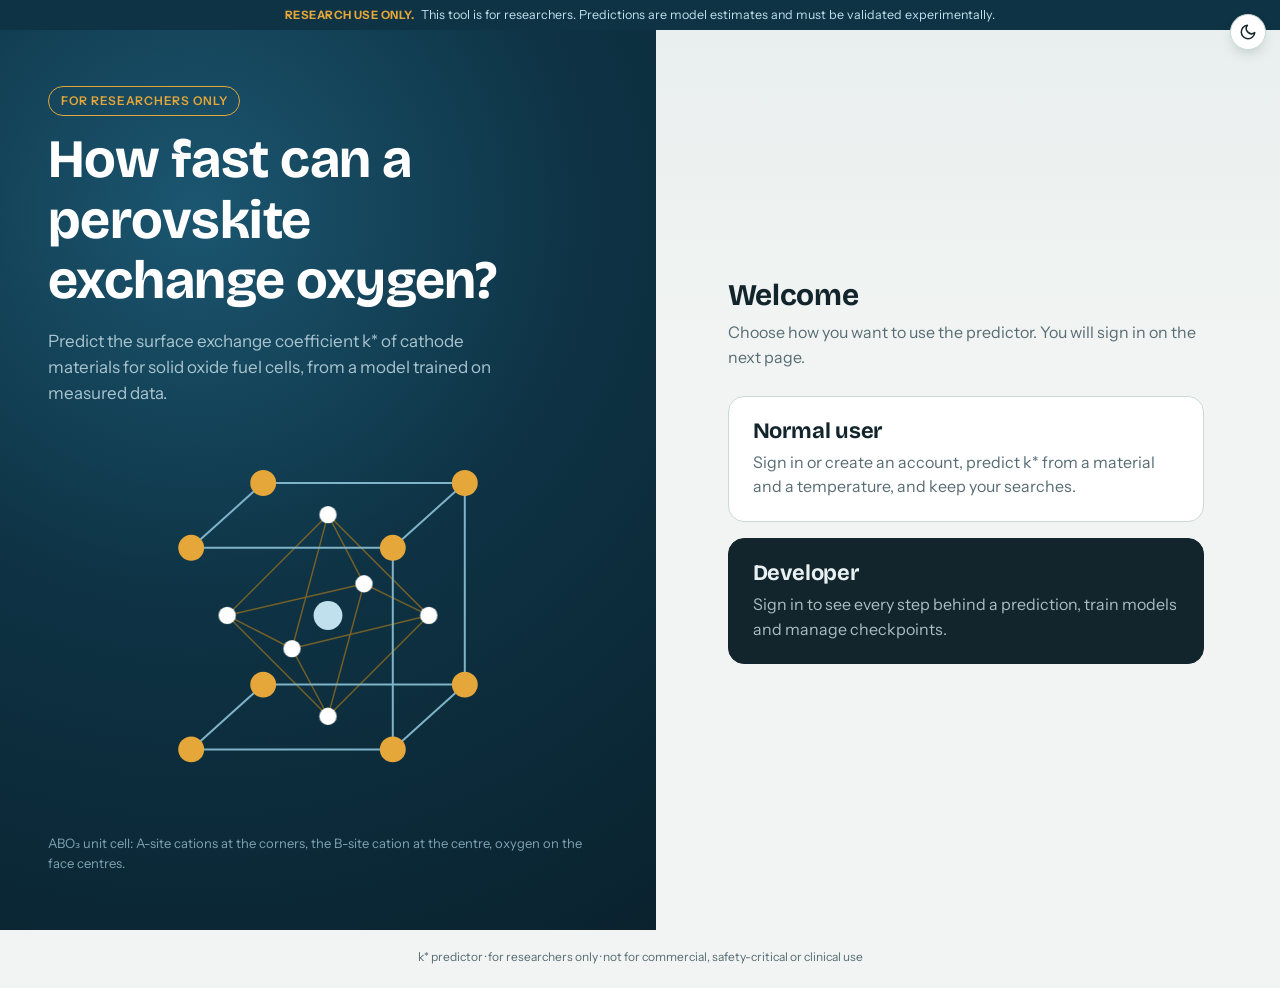
<file: static/research.html>
<!doctype html>
<html lang="en"><head><meta charset="utf-8"><meta name="viewport" content="width=device-width, initial-scale=1, viewport-fit=cover">
<meta name="theme-color" content="#1D5C78">
<link rel="manifest" href="manifest.json">
<link rel="icon" type="image/png" sizes="192x192" href="icon-192.png">
<link rel="apple-touch-icon" href="apple-touch-icon.png">
<meta name="mobile-web-app-capable" content="yes">
<meta name="apple-mobile-web-app-capable" content="yes">
<meta name="apple-mobile-web-app-title" content="k* predictor">
<meta name="apple-mobile-web-app-status-bar-style" content="black-translucent">
<script src="pwa.js" defer></script>
<script src="research.js" defer></script>
<script src="dynamic.js" defer></script>
<title>Research | k* predictor</title>
<link href="https://fonts.googleapis.com/css2?family=Bricolage+Grotesque:opsz,wght@12..96,500;12..96,700&family=Instrument+Sans:wght@400;500;600&family=IBM+Plex+Mono:wght@400;500&display=swap" rel="stylesheet">
<link rel="stylesheet" href="style.css"><script src="theme.js"></script></head>
<body data-mode="user">
<header class="top"><div class="wrap">
  <a class="brand" href="predict.html"><svg viewBox="0 0 28 28" aria-hidden="true"><rect x="5" y="9" width="14" height="14" rx="1" fill="none" stroke="#1D5C78" stroke-width="2"/><rect x="9" y="5" width="14" height="14" rx="1" fill="none" stroke="#1D5C78" stroke-width="2" opacity=".55"/><circle cx="14" cy="14" r="2.6" fill="#C98512"/></svg><span>k<i>*</i> predictor</span></a>
  <nav class="nav" aria-label="Pages"><a href="predict.html">Predict</a><a href="history.html">History</a><a href="batch.html">Batch</a><a href="developer.html" class="dev-only">Developer</a><a href="research.html" aria-current="page">Research</a></nav>
  <div class="role"><span id="who"></span><b id="rolename"></b> <a href="#" id="signout">Sign out</a></div>
</div></header>
<main><div class="wrap">
<div id="view-research">
      <div class="intro">
        <h1>The research behind the model</h1>
        <p>Two papers frame this project: a review of how machine learning speeds up perovskite discovery, and an experiment that took an ML prediction all the way to a working fuel cell cathode.</p>
      </div>
      <div class="papers">
        <article class="panel paper">
          <h2>Accelerating perovskite materials discovery and correlated energy applications through artificial intelligence</h2>
          <div class="meta">Liang et al., Energy Materials 2022;2:200016 (review)</div>
          <ul>
            <li>Lays out the ML workflow for perovskites: data preparation, feature engineering, model selection, evaluation, application.</li>
            <li>Surveys open databases (Materials Project, OQMD, CMR, ICSD and others) and the need for high-quality data.</li>
            <li>Covers interpretable models (tree models, SHAP, CGCNN) and why interpretation should agree with physics and chemistry.</li>
            <li>Reports ML stability predictions for perovskite oxides, including candidate SOFC cathodes such as BaFe<sub>0.25</sub>V<sub>0.75</sub>O<sub>3</sub> and La<sub>0.5</sub>Y<sub>0.5</sub>Co<sub>0.5</sub>Mn<sub>0.5</sub>O<sub>3</sub>.</li>
            <li>Names the open challenges: small datasets, black-box models, and the gap between prediction and synthesis.</li>
          </ul>
        </article>
        <article class="panel paper">
          <h2>Machine learning-accelerated discovery of novel high-entropy spinel oxide cathodes for solid oxide fuel cells</h2>
          <div class="meta">Ma et al., Fuel 404 (2026) 136190</div>
          <ul>
            <li>Trains XGBoost, Random Forest and Naive Bayes on 66 solid-state-reaction samples with 10 features to predict single-phase formation; ADASYN balances the classes.</li>
            <li>XGBoost reaches 88% test accuracy and AUC 0.974; SHAP points to precursor volume, electronegativity and density deviations as key drivers.</li>
            <li>Of five ML-selected compositions, two form single-phase spinels and are compatible with YSZ and GDC electrolytes.</li>
            <li>Mn<sub>0.6</sub>Fe<sub>0.6</sub>Co<sub>0.6</sub>Cu<sub>0.6</sub>Mg<sub>0.6</sub>O<sub>4</sub> reaches a polarization resistance of 0.87 &Omega;&middot;cm&sup2; and a peak power density of 627 mW&middot;cm<sup>-2</sup> at 800 &deg;C.</li>
          </ul>
        </article>
      </div>

      <section class="map dev-only">
        <h2>How the notebook follows the review's workflow</h2>
        <table>
          <thead><tr><th>Stage (Liang et al.)</th><th>In the k* notebook</th><th>In this app</th></tr></thead>
          <tbody>
            <tr><td>Data preparation</td><td>Excel dataset loaded, duplicates dropped, rows without LogKstar removed</td><td>Not exposed; training happens in the notebook</td></tr>
            <tr><td>Feature engineering</td><td>Numeric descriptors only; composition, A and B identifiers dropped; features standardized for the SVR</td><td>Input form, column reordering and the StandardScaler stage</td></tr>
            <tr><td>Model selection</td><td>SVR (rbf, C=10, epsilon=0.1) and Random Forest (100 trees)</td><td>Model selector in developer mode</td></tr>
            <tr><td>Evaluation</td><td>80/20 split grouped by material composition, 5-fold GroupKFold, MAE, R&sup2;, Pearson r</td><td>Not exposed; metrics live in the notebook output</td></tr>
            <tr><td>Interpretation</td><td>SHAP on the Random Forest</td><td>Per-prediction SHAP bars when the RF model and the shap package are available</td></tr>
            <tr><td>Application</td><td>Saved pipeline predicts LogKstar from raw inputs</td><td>The prediction endpoint and this page</td></tr>
          </tbody>
        </table>
      </section>

</div></main>
<script src="config.js"></script><script src="ui.js"></script>
<script>
(() => {
  const ROLE = (() => { try { return localStorage.getItem("kstar-role"); } catch { return null; } })();
  if (!(() => { try { return localStorage.getItem("kstar-token"); } catch { return null; } })()) { location.replace("index.html"); return; }
  if (ROLE !== "dev" && ROLE !== "user") { location.replace("index.html"); return; }
  document.body.dataset.mode = ROLE;
  document.getElementById("rolename").textContent = ROLE === "dev" ? "Developer" : "Normal user";

})();
</script></body></html>
</file>
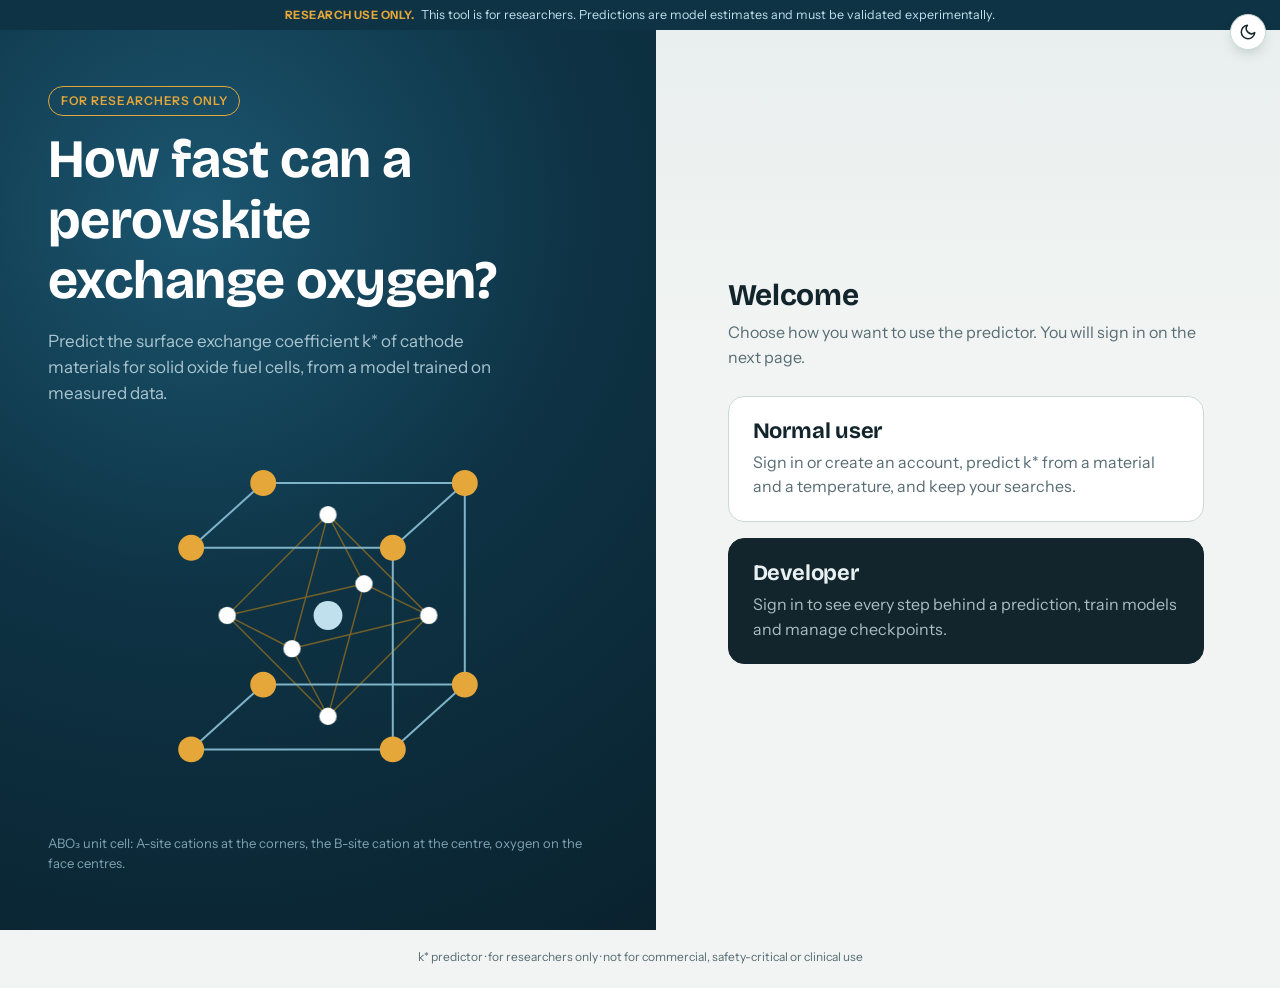
<file: static/result.html>
<!doctype html>
<html lang="en"><head><meta charset="utf-8"><meta name="viewport" content="width=device-width, initial-scale=1, viewport-fit=cover">
<meta name="theme-color" content="#1D5C78">
<link rel="manifest" href="manifest.json">
<link rel="icon" type="image/png" sizes="192x192" href="icon-192.png">
<link rel="apple-touch-icon" href="apple-touch-icon.png">
<meta name="mobile-web-app-capable" content="yes">
<meta name="apple-mobile-web-app-capable" content="yes">
<meta name="apple-mobile-web-app-title" content="k* predictor">
<meta name="apple-mobile-web-app-status-bar-style" content="black-translucent">
<script src="pwa.js" defer></script>
<script src="research.js" defer></script>
<script src="dynamic.js" defer></script>
<title>Result | k* predictor</title>
<link href="https://fonts.googleapis.com/css2?family=Bricolage+Grotesque:opsz,wght@12..96,500;12..96,700&family=Instrument+Sans:wght@400;500;600&family=IBM+Plex+Mono:wght@400;500&display=swap" rel="stylesheet">
<link rel="stylesheet" href="style.css"><script src="theme.js"></script></head>
<body data-mode="user">
<header class="top"><div class="wrap">
  <a class="brand" href="predict.html"><svg viewBox="0 0 28 28" aria-hidden="true"><rect x="5" y="9" width="14" height="14" rx="1" fill="none" stroke="#1D5C78" stroke-width="2"/><rect x="9" y="5" width="14" height="14" rx="1" fill="none" stroke="#1D5C78" stroke-width="2" opacity=".55"/><circle cx="14" cy="14" r="2.6" fill="#C98512"/></svg><span>k<i>*</i> predictor</span></a>
  <nav class="nav" aria-label="Pages"><a href="predict.html" aria-current="page">Predict</a><a href="history.html">History</a><a href="batch.html">Batch</a><a href="developer.html" class="dev-only">Developer</a><a href="research.html">Research</a></nav>
  <div class="role"><span id="who"></span><b id="rolename"></b> <a href="#" id="signout">Sign out</a></div>
</div></header>
<main><div class="wrap">
<div class="crumbs"><a href="predict.html">&larr; Back to inputs</a></div>
<div class="intro"><h1>Your prediction</h1></div>
<section class="panel" aria-labelledby="h-out" style="max-width:860px">
  <h2 id="h-out">Predicted k*</h2>
  <div id="result"><div class="empty"><strong>No prediction yet</strong>Go back and run the model first.</div></div>
  <div class="actions" style="margin-top:22px"><a class="btn primary" href="predict.html" style="text-decoration:none;display:inline-block">Predict another material</a></div>
</section>
<section class="flow dev-only" id="flow"><h2>What happened to your input</h2><div id="stages"></div></section>
</div></main>
<script src="config.js"></script><script src="ui.js"></script>
<script>
(() => {
  const ROLE = (() => { try { return localStorage.getItem("kstar-role"); } catch { return null; } })();
  if (!(() => { try { return localStorage.getItem("kstar-token"); } catch { return null; } })()) { location.replace("index.html"); return; }
  if (ROLE !== "dev" && ROLE !== "user") { location.replace("index.html"); return; }
  document.body.dataset.mode = ROLE;
  document.getElementById("rolename").textContent = ROLE === "dev" ? "Developer" : "Normal user";
let schema = null;
  let stored = null;
  try { stored = JSON.parse(sessionStorage.getItem("kstar-last")); } catch {}
  if (!stored) { location.replace("predict.html"); return; }
  schema = stored.schema;
  const $ = (s, r = document) => r.querySelector(s);
  /* ---------- rendering ---------- */
  const hasTemp = () => true;
  const tempToInv = c => 1000 / (c + 273.15);
  const invToTemp = i => 1000 / i - 273.15;
  const sci = x => {
    if (!isFinite(x) || x === 0) return "0";
    const e = Math.floor(Math.log10(Math.abs(x)));
    return `${(x / 10 ** e).toFixed(2)} \u00d7 10<sup>${e}</sup>`;
  };
  const esc = s => String(s).replace(/[&<>]/g, c => ({ "&":"&amp;", "<":"&lt;", ">":"&gt;" }[c]));

  function render({ payload, data, roundtrip }){
    renderResult(payload, data);
    const sv = data.saved;
    $("#result").insertAdjacentHTML("beforeend", sv && sv.ok
      ? `<p class="note">Saved to your history on ${esc(sv.time_ist)}.</p>`
      : `<div class="msg" role="alert"><strong>Not saved to history.</strong> ${sv ? esc(sv.error || "") : "The server that answered is an old version of the app. Stop it, then start python app.py from the latest folder."}</div>`);
    if (document.body.dataset.mode === "dev") renderStages(payload, data, roundtrip);
  }

  const minus = (v, n = 2) => (v < 0 ? "\u2212" : "") + Math.abs(v).toFixed(n);
  const signed = v => (v >= 0 ? "+" : "\u2212") + Math.abs(v).toFixed(2);

  function metric(lab, val, cls, tip, sub){
    return `<div class="metric" title="${esc(tip)}"><div><div class="lab">${lab}</div>${sub ? `<div class="msub">${sub}</div>` : ""}</div><div class="val ${cls}">${val}</div></div>`;
  }

  function verdicts(a){
    if (!a) return "";
    const rows = [];
    const b = a.benchmark;
    rows.push(metric("Activity vs. LSC Benchmark",
      b.superior ? `Superior (${minus(b.threshold)} threshold)` : `Below LSC (${minus(b.threshold)} threshold)`,
      b.superior ? "good" : "warn",
      `The LSC reference level is log k* = ${minus(b.threshold)}. This prediction is ${Math.abs(b.margin).toFixed(2)} ${b.margin >= 0 ? "above" : "below"} it.`));
    const st = a.stability;
    if (!st) {
      rows.push(metric("Thermodynamic Stability", "Not available", "na", "The stability model could not be loaded."));
    } else if (st.kind === "input") {
      rows.push(metric("Thermodynamic Stability",
        st.stable ? `Stable (Ehull \u2264 ${st.limit})` : `Unstable (Ehull ${st.ehull.toFixed(0)} > ${st.limit})`,
        st.stable ? "good" : "warn", `Uses the E_above_hull value you entered (${st.ehull.toFixed(1)}). Stable means at or below ${st.limit}.`));
    } else {
      const cv = st.cv;
      rows.push(metric("Thermodynamic Stability",
        `${st.stable ? "Likely stable" : "Likely unstable"} (Ehull \u2248 ${st.ehull.toFixed(0)})`,
        st.stable ? "good" : "warn",
        `E_above_hull estimated from the composition by a model trained on ${cv.n_materials} materials. Tested by leaving one material out at a time, it was right ${Math.round(cv.accuracy * 100)}% of the time at the ${st.limit} limit (always answering "unstable" is right ${Math.round(cv.majority_accuracy * 100)}%).`,
        `Predicted from the composition &middot; ${Math.round(st.p_stable * 100)}% chance of Ehull \u2264 ${st.limit} &middot; typical error &plusmn;${Math.round(cv.loo_mae)}`));
    }
    const dm = a.domain;
    if (dm) rows.push(metric("Domain Applicability",
      dm.inside ? `Inside ${dm.level}% ellipsoid` : `Outside ${dm.level}% ellipsoid`, dm.inside ? "info" : "bad",
      `Distance ${dm.distance} from the centre of the training materials; the ${dm.level}% ellipsoid ends at ${dm.limit}. Outside means the model is extrapolating.`,
      dm.inside ? "" : "The model is extrapolating here, so treat the prediction as unreliable."));
    return `<div class="verdicts">${rows.join("")}</div>`;
  }

  function renderResult(payload, d){
    const [lo, hi] = schema.scale;
    const pos = Math.max(0, Math.min(1, (d.log_kstar - lo) / (hi - lo))) * 100;
    $("#result").innerHTML = `
      <div class="predcard">
        <div class="cap">Predicted log k* (cm s<sup>-1</sup>)</div>
        <div class="logbig">${minus(d.log_kstar, 3)}</div>
        <p class="sub2">Oxygen tracer surface exchange coefficient<br>k* = <b>${sci(d.kstar)}</b> cm s<sup>-1</sup>. A higher value means faster oxygen exchange.</p>
        <div class="scale" role="img" aria-label="Position of the prediction on a slower to faster scale">
          <div class="track"><div class="pin" style="left:${pos}%"></div></div>
          <div class="ends"><span>slower (${(+lo).toFixed(1)})</span><span>faster (${(+hi).toFixed(1)})</span></div>
        </div>
      </div>
      ${verdicts(d.assessment)}
      ${d.explain ? shapSection(d.explain) : ""}
      ${d.sweep ? `<div class="chart"><h3>How it changes with temperature</h3>${chart(d, payload)}<p class="note">Same material, temperature varied from ${d.sweep[0].temp_c} to ${d.sweep.at(-1).temp_c} &deg;C.</p></div>` : ""}
      ${(d.warnings && d.warnings.length) ? `<div class="msg" role="alert"><strong>Outside the training data:</strong><br>${d.warnings.map(esc).join("<br>")}<br>Treat this prediction as unreliable.</div>` : ""}
      <p class="caveat">This is a model estimate from a limited dataset. Use it to compare and shortlist materials, then confirm by measurement.</p>`;
  }

  function chart(d, payload){
    const W = 560, H = 290, m = { l: 52, r: 18, t: 16, b: 50 };
    const pts = d.sweep.map(s => ({ x: s.inv_t, y: s.log_kstar }));
    const cur = payload.values["1000/T"] != null ? { x: payload.values["1000/T"], y: d.log_kstar } : null;
    const all = cur ? pts.concat(cur) : pts;
    let x0 = Math.min(...all.map(p => p.x)), x1 = Math.max(...all.map(p => p.x));
    let y0 = Math.min(...all.map(p => p.y)), y1 = Math.max(...all.map(p => p.y));
    const px = (x1 - x0) * .06 || .05, py = (y1 - y0) * .15 || .5;
    x0 -= px; x1 += px; y0 -= py; y1 += py;
    const X = x => m.l + (x - x0) / (x1 - x0) * (W - m.l - m.r);
    const Y = y => H - m.b - (y - y0) / (y1 - y0) * (H - m.t - m.b);
    const line = pts.map((p, i) => (i ? "L" : "M") + X(p.x).toFixed(1) + " " + Y(p.y).toFixed(1)).join(" ");
    const yt = [0,1,2,3,4].map(i => y0 + (y1 - y0) * i / 4);
    const xt = [0,1,2,3,4].map(i => x0 + (x1 - x0) * i / 4);
    return `<svg viewBox="0 0 ${W} ${H}" role="img" aria-label="Predicted log k* against inverse temperature">
      ${yt.map(v => `<line class="c-grid" x1="${m.l}" x2="${W-m.r}" y1="${Y(v)}" y2="${Y(v)}"/><text class="c-mut" x="${m.l-8}" y="${Y(v)+4}" text-anchor="end" font-size="11">${v.toFixed(1)}</text>`).join("")}
      ${xt.map(v => `<text class="c-mut" x="${X(v)}" y="${H-m.b+16}" text-anchor="middle" font-size="11">${v.toFixed(2)}</text><text class="c-faint" x="${X(v)}" y="${H-m.b+30}" text-anchor="middle" font-size="10">${Math.round(invToTemp(v))}&deg;C</text>`).join("")}
      <line class="c-axis" x1="${m.l}" x2="${m.l}" y1="${m.t}" y2="${H-m.b}"/>
      <line class="c-axis" x1="${m.l}" x2="${W-m.r}" y1="${H-m.b}" y2="${H-m.b}"/>
      <path class="c-line" d="${line}" fill="none" stroke-width="2.5"/>
      ${pts.map(p => `<circle class="c-dot" cx="${X(p.x)}" cy="${Y(p.y)}" r="3"/>`).join("")}
      ${cur ? `<circle class="c-cur" cx="${X(cur.x)}" cy="${Y(cur.y)}" r="7" stroke-width="2"/>` : ""}
      <text class="c-ink" x="${(m.l + W - m.r) / 2}" y="${H-4}" text-anchor="middle" font-size="12">1000 / T (K&#8315;&sup1;)</text>
      <text class="c-ink" transform="translate(14 ${(m.t + H - m.b) / 2}) rotate(-90)" text-anchor="middle" font-size="12">log&#8321;&#8320; k*</text>
    </svg>`;
  }

  function shapChart(ex){
    const TOP = 8;
    const rows = ex.features.slice(0, TOP).map(r => ({ label: `${r.feature} = ${+r.value.toPrecision(3)}`, v: r.contribution }));
    const rest = ex.features.slice(TOP);
    if (rest.length) rows.push({ label: `${rest.length} other feature${rest.length > 1 ? "s" : ""}`, v: rest.reduce((a, r) => a + r.contribution, 0) });
    let cum = ex.base_value;
    const bars = rows.map(r => { const s0 = cum; cum += r.v; return { ...r, s: s0, e: cum }; });
    const W = 640, rh = 28, m = { l: 190, r: 96, t: 40, b: 46 }, H = m.t + bars.length * rh + m.b;
    const all = bars.flatMap(b => [b.s, b.e]).concat(ex.base_value, ex.prediction);
    let x0 = Math.min(...all), x1 = Math.max(...all);
    const pad = (x1 - x0) * .08 || .2; x0 -= pad; x1 += pad;
    const X = v => m.l + (v - x0) / (x1 - x0) * (W - m.l - m.r);
    const ticks = [0, 1, 2, 3, 4].map(i => x0 + (x1 - x0) * i / 4);
    const predRight = ex.prediction >= ex.base_value;
    return `<svg viewBox="0 0 ${W} ${H}" role="img" aria-label="SHAP waterfall: how each feature moves the prediction away from the training average">
      ${ticks.map(v => `<line class="c-grid" x1="${X(v)}" x2="${X(v)}" y1="${m.t - 6}" y2="${H - m.b}"/><text class="c-mut" x="${X(v)}" y="${H - m.b + 16}" text-anchor="middle" font-size="11">${v.toFixed(1)}</text>`).join("")}
      <line class="c-base" x1="${X(ex.base_value)}" x2="${X(ex.base_value)}" y1="${m.t - 6}" y2="${H - m.b}" stroke-dasharray="4 3"/>
      <text class="c-mut" x="${X(ex.base_value) + (predRight ? -5 : 5)}" y="${m.t - 14}" text-anchor="${predRight ? "end" : "start"}" font-size="11">average ${minus(ex.base_value)}</text>
      <line class="c-pred" x1="${X(ex.prediction)}" x2="${X(ex.prediction)}" y1="${m.t - 6}" y2="${H - m.b}" stroke-width="1.5"/>
      <text class="c-ink" x="${X(ex.prediction) + (predRight ? 5 : -5)}" y="${m.t - 14}" text-anchor="${predRight ? "start" : "end"}" font-size="11" font-weight="600">prediction ${minus(ex.prediction)}</text>
      ${bars.map((b, i) => {
        const y = m.t + i * rh + 5, h = rh - 10, xa = Math.min(X(b.s), X(b.e)), w = Math.max(Math.abs(X(b.e) - X(b.s)), 1.5);
        return `<text class="c-ink" x="${m.l - 10}" y="${y + h / 2 + 4}" text-anchor="end" font-size="12">${esc(b.label)}</text>
        <rect class="${b.v >= 0 ? "c-up" : "c-down"}" x="${xa}" y="${y}" width="${w}" height="${h}" rx="2"/>
        ${i < bars.length - 1 ? `<line class="c-conn" x1="${X(b.e)}" x2="${X(b.e)}" y1="${y + h}" y2="${y + rh}"/>` : ""}
        <text class="c-ink c-halo" x="${xa + w + 6}" y="${y + h / 2 + 4}" font-size="11">${signed(b.v)}</text>`;
      }).join("")}
      <text class="c-ink" x="${(m.l + W - m.r) / 2}" y="${H - 6}" text-anchor="middle" font-size="12">log&#8321;&#8320; k*</text>
    </svg>`;
  }

  function shapTop(ex){
    const top = ex.features.slice(0, 5);
    const vals = top.map(r => r.contribution);
    const lo = Math.min(0, ...vals), hi = Math.max(0, ...vals), span = (hi - lo) || 1;
    const zero = (0 - lo) / span * 100;
    return `<div class="shb"><h3>Top local SHAP contributions</h3>${top.map(r => {
      const c = r.contribution, left = (Math.min(0, c) - lo) / span * 100, w = Math.abs(c) / span * 100;
      const tip = Math.max(12, Math.min(88, left + w / 2));
      return `<div class="shrow" tabindex="0" aria-label="${esc(r.feature)}: ${signed(c)}">
        <span class="nm" title="${esc(r.feature)}">${esc(r.feature)}</span>
        <span class="tr"><span class="zero" style="left:${zero}%"></span><span class="fill ${c >= 0 ? "up" : "down"}" style="left:${left}%;width:${w}%"></span>
          <span class="tip" style="left:${tip}%"><b>${esc(r.feature)}</b><span><i style="background:${c >= 0 ? "var(--chart)" : "var(--signal)"}"></i>${signed(c)} &middot; ${c >= 0 ? "raises" : "lowers"} log k*</span></span></span>
        <span class="num">${signed(c)}</span></div>`;
    }).join("")}
    <p class="note">Top 5 of ${ex.features.length} features. Blue bars push log k* higher (faster exchange), amber bars push it lower. Hover or focus a bar for its value.</p></div>`;
  }

  function shapSection(ex){
    return `${shapTop(ex)}
      <details class="more"><summary>Full SHAP breakdown (waterfall)</summary>
        <div class="chart" style="margin-top:6px">${shapChart(ex)}
        <p class="note"><span style="color:var(--chart)">&#9632;</span> pushes k* higher &nbsp; <span style="color:var(--signal)">&#9632;</span> pushes k* lower. The bars start at the average prediction for the training materials and add up to this prediction. ${esc(ex.method)}, using ${ex.n_background} training materials as the reference.</p></div>
      </details>`;
  }

  function bars(rows, signed){
    const max = Math.max(...rows.map(r => Math.abs(r.v)), 1e-9);
    return `<div class="bars">${rows.map(r => {
      const w = Math.abs(r.v) / max * 50;
      const style = r.v >= 0 ? `left:50%;width:${w}%;background:var(--chart)` : `left:${50 - w}%;width:${w}%;background:var(--signal)`;
      return `<div class="bar"><span class="nm" title="${esc(r.name)}">${esc(r.name)}</span><span class="tr"><span class="zero"></span><span class="fill" style="${style}"></span></span><span class="num">${r.v >= 0 && signed ? "+" : ""}${r.v.toFixed(2)}</span></div>`;
    }).join("")}</div>`;
  }

  function stage(title, sub, body){
    return `<details class="stage" open><summary>${title}<span>${sub}</span></summary><div class="body">${body}</div></details>`;
  }

  function renderStages(payload, d, roundtrip){
    const t = d.trace;
    const model = d.model;
    const s = [];

    s.push(stage("Form to JSON", "the browser sends raw values", `
      <pre>${esc(JSON.stringify(payload, null, 2))}</pre>`));

    s.push(stage("Build the DataFrame", "columns reordered to the training order", `
      <pre>def frame_from(values):
    names = list(pipeline.feature_names_in_)
    row = {n: float(values[n]) for n in names}
    return pd.DataFrame([row], columns=names)</pre>
      <div class="kv"><span>features <b>${t.columns.length}</b></span><span>first <b>${esc(t.columns[0])}</b></span><span>last <b>${esc(t.columns.at(-1))}</b></span></div>`));

    if (model === "svr") {
      const rows = t.columns.map((c, i) => ({ name: c, v: t.scaled[i] })).sort((a, b) => Math.abs(b.v) - Math.abs(a.v)).slice(0, 8);
      s.push(stage("StandardScaler", "each feature becomes a z-score", `
        <div class="cols"><div><h4>Code</h4><pre>scaler = StandardScaler().fit(X_train)
z = scaler.transform(X_new)   # (x - mean) / std</pre></div>
        <div><h4>Largest z-scores for this input</h4>${bars(rows, true)}</div></div>`));
      s.push(stage("SVR", "radial basis function regression", `
        <pre>SVR(kernel="${t.params.kernel}", C=${t.params.C}, epsilon=${t.params.epsilon})
log_kstar = svr.predict(z)</pre>
        <div class="kv"><span>support vectors <b>${t.n_support_vectors}</b></span><span>model time <b>${t.latency_ms} ms</b></span></div>`));
    } else {
      const contrib = (t.contributions || []).map(c => ({ name: c.feature, v: c.contribution }));
      s.push(stage("Random Forest", "no scaling needed for trees", `
        <div class="cols"><div><h4>Code</h4><pre>RandomForestRegressor(n_estimators=100, random_state=42)
log_kstar = rf.predict(X_new)</pre>
        <div class="kv"><span>trees <b>${t.n_trees}</b></span><span>model time <b>${t.latency_ms} ms</b></span></div></div>
        <div><h4>SHAP contribution to this prediction</h4>${contrib.length ? bars(contrib, true) : '<p class="sub">Contributions are not available for this model.</p>'}</div></div>`));
    }

    s.push(stage("Output", "log value and k*", `
      <pre>${esc(JSON.stringify({ log_kstar: d.log_kstar, kstar: d.kstar }, null, 2))}</pre>
      <p class="sub">k* is computed as 10<sup>log_kstar</sup>, assuming the notebook's LogKstar is a base-10 logarithm.</p>`));

    if (d.sweep) {
      s.push(stage("Temperature sweep", `${d.sweep.length} extra predictions`, `
        <pre>for c in range(600, 1001, 50):
    row["1000/T"] = 1000 / (c + 273.15)
    model.predict(row)</pre>
        <div class="kv"><span>round trip <b>${Math.round(roundtrip)} ms</b></span><span>sklearn <b>${esc(schema.sklearn_version)}</b></span></div>`));
    }

    $("#stages").innerHTML = s.join("");
    requestAnimationFrame(() => document.querySelectorAll(".stage").forEach((el, i) => setTimeout(() => el.classList.add("done"), i * 120)));
  }

  
  render({ payload: stored.payload, data: stored.data, roundtrip: stored.roundtrip });
  if (stored.formula) {
    const fmt = o => Object.entries(o).map(([e, f]) => esc(e) + " " + (+f.toFixed(3))).join(", ");
    const s = stored.sites || { A: {}, B: {} };
    $("#result").insertAdjacentHTML("afterbegin", `<p class="plain" style="margin-bottom:14px"><strong>${esc(stored.formula)}</strong> at ${esc(stored.temp_c)} &deg;C, predicted from the composition alone (A-site: ${fmt(s.A)}; B-site: ${fmt(s.B)}).</p>`);
  }

})();
</script></body></html>
</file>
<file: static/style.css>
:root{
  --paper:#F1F4F3; --card:#FFFFFF; --ink:#13252C; --muted:#586C73; --line:#CBD8D8;
  --glaze:#1D5C78; --glaze-soft:#DCEAF0; --signal:#C98512; --err:#B3402F; --ok:#2F7D5B;
  --display:"Bricolage Grotesque","Segoe UI",system-ui,sans-serif;
  --body:"Instrument Sans","Segoe UI",system-ui,sans-serif;
  --mono:"IBM Plex Mono",ui-monospace,Menlo,Consolas,monospace;
}
*{box-sizing:border-box}
html{scroll-padding-top:72px}
body{margin:0;background:var(--paper);color:var(--ink);font:400 16px/1.55 var(--body)}
h1,h2,h3{font-family:var(--display);line-height:1.12;margin:0;font-weight:700;letter-spacing:-.01em}
p{margin:0}
button,input,select{font:inherit;color:inherit}
:focus-visible{outline:3px solid var(--glaze);outline-offset:2px}
.wrap{max-width:1180px;margin:0 auto;padding:0 24px}
[hidden]{display:none!important}

/* header */
header.top{position:sticky;top:0;z-index:5;background:rgba(241,244,243,.94);backdrop-filter:blur(6px);border-bottom:1px solid var(--line)}
header.top .wrap{display:flex;align-items:center;gap:20px;min-height:60px;flex-wrap:wrap}
.brand{font:700 20px var(--display);letter-spacing:-.01em;margin-right:auto}
.brand i{font-style:normal;color:var(--glaze)}
.tabs,.seg{display:inline-flex;border:1px solid var(--line);border-radius:8px;background:var(--card);padding:3px;gap:2px}
.tabs button,.seg button{border:0;background:transparent;padding:6px 14px;border-radius:6px;cursor:pointer;font-weight:500;color:var(--muted)}
.tabs button[aria-selected="true"],.seg button[aria-pressed="true"]{background:var(--glaze);color:#fff}

/* chooser */
.chooser{padding:72px 0 80px}
.chooser h1{font-size:clamp(34px,5vw,56px);max-width:15ch}
.chooser .lede{max-width:52ch;margin-top:18px;color:var(--muted);font-size:18px}
.choices{display:grid;grid-template-columns:repeat(auto-fit,minmax(280px,1fr));gap:20px;margin-top:44px;max-width:820px}
.choice{text-align:left;background:var(--card);border:1.5px solid var(--line);border-radius:14px;padding:26px;cursor:pointer;transition:border-color .15s,transform .15s}
.choice:hover{border-color:var(--glaze);transform:translateY(-2px)}
.choice h2{font-size:24px}
.choice p{margin-top:10px;color:var(--muted)}
.choice.dev{background:var(--ink);color:#E8F0F2;border-color:var(--ink)}
.choice.dev p{color:#A9BDC3}
.choice.dev:hover{border-color:#7FB3C8}
.choice .code{margin-top:18px;font:400 13px/1.5 var(--mono);color:#7FB3C8}

/* app layout */
main{padding:32px 0 80px}
.intro{margin-bottom:26px}
.intro h1{font-size:clamp(28px,3.4vw,40px);max-width:24ch}
.intro p{color:var(--muted);margin-top:10px;max-width:62ch}
.layout{display:grid;grid-template-columns:minmax(0,5fr) minmax(0,6fr);gap:28px;align-items:start}
@media (max-width:900px){.layout{grid-template-columns:1fr}}
.panel{background:var(--card);border:1px solid var(--line);border-radius:12px;padding:22px}
.panel h2{font-size:19px;margin-bottom:4px}
.panel .sub{color:var(--muted);font-size:14px}

/* form */
fieldset{border:0;border-top:1px solid var(--line);margin:18px 0 0;padding:14px 0 0}
legend{font:600 14px var(--body);padding:0 8px 0 0;color:var(--glaze)}
.fields{display:grid;grid-template-columns:repeat(auto-fill,minmax(150px,1fr));gap:12px 14px}
.field label{display:block;font-size:13px;font-weight:600;margin-bottom:3px;word-break:break-word}
.field input{width:100%;border:1px solid var(--line);border-radius:7px;padding:7px 9px;background:#FBFCFC;font-family:var(--mono);font-size:14px}
.field input:focus{border-color:var(--glaze)}
.field small{display:block;color:var(--muted);font-size:12px;line-height:1.35;margin-top:3px}
.field.bad input{border-color:var(--err)}
.actions{display:flex;gap:12px;align-items:center;margin-top:22px;flex-wrap:wrap}
.btn{border:0;border-radius:8px;padding:11px 20px;font-weight:600;cursor:pointer}
.btn.primary{background:var(--glaze);color:#fff}
.btn.primary:disabled{opacity:.6;cursor:progress}
.btn.ghost{background:transparent;border:1px solid var(--line);color:var(--ink)}
.msg{margin-top:14px;padding:10px 12px;border-radius:8px;font-size:14px;background:#FBEDEA;color:#7A2A1D;border:1px solid #EBC3BB}
.modelpick{display:flex;align-items:center;gap:10px;margin-top:16px;font-size:14px}
.modelpick select{border:1px solid var(--line);border-radius:7px;padding:5px 8px;background:#fff}

/* result */
.empty{color:var(--muted);padding:34px 4px}
.empty strong{display:block;color:var(--ink);font:700 20px var(--display);margin-bottom:6px}
.big{font:700 clamp(40px,6vw,68px)/1 var(--display);letter-spacing:-.02em;margin-top:6px}
.big sup{font-size:.5em}
.kicker{color:var(--muted);font-size:14px}
.plain{margin-top:12px;max-width:52ch}
.scale{margin:26px 0 8px}
.scale .track{position:relative;height:10px;border-radius:5px;background:linear-gradient(90deg,#DCE6E8,#8FB9CB,#1D5C78)}
.scale .pin{position:absolute;top:-7px;width:4px;height:24px;border-radius:2px;background:var(--signal);transform:translateX(-50%);box-shadow:0 0 0 3px #fff;transition:left .5s}
.scale .ends{display:flex;justify-content:space-between;font-size:13px;color:var(--muted);margin-top:8px}
.chart{margin-top:26px}
.chart h3{font-size:16px}
.chart svg{width:100%;height:auto;display:block;margin-top:8px}
.chart .note{font-size:13px;color:var(--muted);margin-top:4px}
.caveat{margin-top:20px;font-size:13px;color:var(--muted);border-top:1px solid var(--line);padding-top:12px}

/* developer */
.dev-only{display:none}
body[data-mode="dev"] .dev-only{display:revert}
body[data-mode="dev"] .modelpick.dev-only{display:flex}
body[data-mode="dev"] .explorer-only{display:none}
.flow{margin-top:28px}
.flow h2{font-size:22px}
.stage{position:relative;margin:16px 0 0 18px;padding:0 0 0 26px;border-left:2px solid var(--line)}
.stage::before{content:"";position:absolute;left:-8px;top:6px;width:14px;height:14px;border-radius:50%;background:var(--paper);border:2px solid var(--line);transition:background .3s,border-color .3s}
.stage.done{border-left-color:var(--glaze)}
.stage.done::before{background:var(--glaze);border-color:var(--glaze)}
.stage summary{cursor:pointer;font:700 16px var(--display);list-style:none;padding:2px 0}
.stage summary::-webkit-details-marker{display:none}
.stage summary span{font:400 14px var(--body);color:var(--muted);margin-left:8px}
.stage .body{padding:10px 0 6px}
pre{margin:8px 0 0;background:#0F1F25;color:#D8E6EA;border-radius:9px;padding:12px 14px;font:400 12.5px/1.55 var(--mono);overflow:auto;max-height:340px}
.cols{display:grid;grid-template-columns:repeat(auto-fit,minmax(300px,1fr));gap:14px}
.cols h4{margin:0;font-size:12px;color:var(--muted);font-weight:600}
.bars{margin-top:8px;font:400 12.5px var(--mono)}
.bar{display:grid;grid-template-columns:150px 1fr 56px;gap:8px;align-items:center;margin:3px 0}
.bar .nm{overflow:hidden;text-overflow:ellipsis;white-space:nowrap}
.bar .tr{position:relative;height:10px;background:#EDF2F2;border-radius:3px}
.bar .fill{position:absolute;top:0;bottom:0;border-radius:3px}
.bar .zero{position:absolute;left:50%;top:-2px;bottom:-2px;width:1px;background:var(--muted)}
.bar .num{text-align:right;color:var(--muted)}
.kv{display:flex;flex-wrap:wrap;gap:6px 18px;font:400 13px var(--mono);color:var(--muted);margin-top:8px}
.kv b{color:var(--ink);font-weight:500}

/* research */
.papers{display:grid;grid-template-columns:repeat(auto-fit,minmax(340px,1fr));gap:22px;margin-top:22px}
.paper h2{font-size:20px}
.paper .meta{font-size:13px;color:var(--muted);margin:6px 0 14px}
.paper ul{margin:0;padding-left:18px}
.paper li{margin:6px 0}
.map{margin-top:34px}
.map h2{font-size:22px}
.map table{width:100%;border-collapse:collapse;margin-top:14px;background:var(--card);border:1px solid var(--line);border-radius:10px;overflow:hidden;font-size:15px}
.map th,.map td{text-align:left;padding:11px 14px;border-bottom:1px solid var(--line);vertical-align:top}
.map th{background:var(--glaze-soft);font-weight:600;font-size:14px}
.map tr:last-child td{border-bottom:0}
@media (prefers-reduced-motion:reduce){*{transition:none!important}}

/* ---- v2 look ---- */
body{background:linear-gradient(180deg,#E8EFEE 0,var(--paper) 340px)}
header.top{background:rgba(255,255,255,.88);box-shadow:0 1px 0 var(--line),0 6px 20px -14px rgba(19,37,44,.5)}
.brand{display:flex;align-items:center;gap:10px;color:var(--ink);text-decoration:none}
.brand svg{width:26px;height:26px}
.nav{display:flex;gap:4px}
.nav a{padding:7px 14px;border-radius:8px;text-decoration:none;color:var(--muted);font-weight:500}
.nav a:hover{background:var(--glaze-soft);color:var(--glaze)}
.nav a[aria-current="page"]{background:var(--glaze);color:#fff}
.role{display:inline-flex;align-items:center;gap:8px;font-size:14px;color:var(--muted)}
.role b{background:var(--glaze-soft);color:var(--glaze);border-radius:99px;padding:3px 12px;font-weight:600}
body[data-mode="dev"] .role b{background:var(--ink);color:#BFE0EC}
.role a{color:var(--glaze);font-weight:500}
.panel{border-radius:16px;box-shadow:0 18px 40px -28px rgba(19,37,44,.45)}
.btn.primary,.btn{border-radius:10px}
.btn.primary{background:linear-gradient(135deg,#1D5C78,#17475D);box-shadow:0 8px 18px -10px #1D5C78}
.big{font-family:var(--display);font-size:clamp(40px,6vw,64px);color:var(--glaze)}
.crumbs{display:flex;gap:10px;align-items:center;margin-bottom:18px;font-size:14px;color:var(--muted)}
.crumbs a{color:var(--glaze);font-weight:500}
.hero{min-height:100vh;display:grid;grid-template-columns:minmax(0,1.05fr) minmax(0,1fr)}
@media (max-width:860px){.hero{grid-template-columns:1fr}}
.hero-art{background:radial-gradient(circle at 30% 20%,#1B5670 0,#0E3345 45%,#0A222E 100%);color:#E8F0F2;padding:56px 48px;display:flex;flex-direction:column;justify-content:space-between;gap:28px}
.hero-art h1{font-size:clamp(34px,4.4vw,54px);max-width:14ch;color:#fff}
.hero-art p{color:#A9C4CE;max-width:44ch;margin-top:16px;font-size:17px}
.cell{width:min(100%,360px);align-self:center}
.cell .edge{stroke:#7FB3C8;stroke-width:1.4;fill:none;stroke-dasharray:420;stroke-dashoffset:420;animation:draw 1.6s ease-out forwards}
.cell .oct{stroke:#C98512;stroke-opacity:.55;stroke-width:1;fill:none}
.cell .a{fill:#E5A63A}.cell .b{fill:#BFE0EC}.cell .o{fill:#fff;opacity:0;animation:pop .5s ease-out 1.2s forwards}
@keyframes draw{to{stroke-dashoffset:0}}@keyframes pop{to{opacity:1}}
@media (prefers-reduced-motion:reduce){.cell .edge{animation:none;stroke-dashoffset:0}.cell .o{animation:none;opacity:1}}
.hero-art small{color:#7FA3B1;font-size:13px}
.hero-form{display:flex;flex-direction:column;justify-content:center;padding:56px clamp(24px,6vw,72px);max-width:620px}
.hero-form h2{font-size:30px}
.hero-form .sub{margin:8px 0 26px;color:var(--muted)}
.role-card{display:block;width:100%;text-align:left;background:var(--card);border:1.5px solid var(--line);border-radius:16px;padding:22px 24px;margin-bottom:16px;cursor:pointer;transition:border-color .15s,box-shadow .15s}
.role-card:hover{border-color:var(--glaze);box-shadow:0 14px 30px -20px #1D5C78}
.role-card h3{font-size:22px}.role-card p{color:var(--muted);margin-top:6px}
.role-card.dev{background:var(--ink);border-color:var(--ink);color:#E8F0F2}.role-card.dev p{color:#A9BDC3}
.role-card.dev:hover{border-color:#7FB3C8}

/* ---- toasts, bars, tables ---- */
#toasts{position:fixed;right:16px;bottom:16px;display:grid;gap:8px;z-index:50;max-width:min(360px,calc(100vw - 32px))}
.toast{background:var(--ink);color:#fff;padding:12px 16px;border-radius:10px;box-shadow:0 10px 24px -12px #000;font-size:14px}
.toast.error{background:#8F2D2D}.toast.ok{background:#2F6B4F}
.hb{display:grid;grid-template-columns:84px 1fr 34px;gap:8px;align-items:center;margin:5px 0;font-size:13px}
.hb i{display:block;height:12px;background:var(--glaze);border-radius:6px;min-width:2px}.hb b{text-align:right;font-weight:500}
.grid2{display:grid;grid-template-columns:repeat(auto-fit,minmax(260px,1fr));gap:20px}
.kpis{display:grid;grid-template-columns:repeat(auto-fit,minmax(130px,1fr));gap:12px;margin-bottom:18px}
.kpi{background:var(--glaze-soft);border-radius:12px;padding:12px 14px}.kpi b{display:block;font-size:22px;font-family:var(--display);color:var(--glaze)}.kpi span{font-size:13px;color:var(--muted)}
.tablewrap{overflow-x:auto}table.t{border-collapse:collapse;width:100%;font-size:14px}table.t th,table.t td{padding:8px 10px;border-bottom:1px solid var(--line);text-align:left;white-space:nowrap}
.stack{display:grid;gap:22px;max-width:980px}
@media (max-width:640px){.wrap{padding-left:16px;padding-right:16px}header.top .wrap{flex-wrap:wrap;gap:8px}.nav{order:3;width:100%;overflow-x:auto}.big{font-size:40px}.btn{min-height:44px}input,select{font-size:16px}}

/* ---- v3: richer look ---- */
.intro{background:linear-gradient(135deg,#0E3345 0%,#1D5C78 100%);color:#fff;border-radius:20px;padding:30px 34px;margin-bottom:26px;position:relative;overflow:hidden;box-shadow:0 22px 40px -28px rgba(14,51,69,.8)}
.intro::before{content:"";position:absolute;right:-60px;top:-60px;width:240px;height:240px;border-radius:50%;background:radial-gradient(circle,rgba(229,166,58,.45),transparent 65%)}
.intro::after{content:"";position:absolute;inset:0;background-image:radial-gradient(rgba(255,255,255,.14) 1.2px,transparent 1.2px);background-size:22px 22px;mask-image:linear-gradient(90deg,transparent 40%,#000);-webkit-mask-image:linear-gradient(90deg,transparent 40%,#000)}
.intro h1,.intro p{position:relative;z-index:1}.intro h1{color:#fff;margin-bottom:8px}.intro p{color:#BFD8E2;max-width:60ch}
.panel{animation:rise .5s ease-out both}.panel:nth-of-type(2){animation-delay:.08s}.panel:nth-of-type(3){animation-delay:.16s}
@keyframes rise{from{opacity:0;transform:translateY(10px)}to{opacity:1;transform:none}}
.btn{transition:transform .15s,box-shadow .15s,background .15s}.btn:hover:not(:disabled){transform:translateY(-1px)}.btn.primary:hover:not(:disabled){box-shadow:0 12px 22px -10px #1D5C78}
input:focus,select:focus{outline:none;border-color:var(--glaze)!important;box-shadow:0 0 0 4px rgba(29,92,120,.15)}
.kpi{transition:transform .15s}.kpi:hover{transform:translateY(-2px)}
table.t tbody tr:hover,table.t tr:hover td{background:#F3F8FA}
.role #who{max-width:170px;overflow:hidden;text-overflow:ellipsis;white-space:nowrap;color:var(--muted)}
.role{gap:10px}
.pwrow{display:flex;gap:8px}.pwrow input{flex:1;min-width:0}
.back{display:inline-block;margin-bottom:18px;color:var(--glaze);font-weight:500;text-decoration:none}
.hero-form .field label{font-weight:500}
@media (max-width:640px){.role #who{display:none}.intro{padding:22px 20px}}
@media (prefers-reduced-motion:reduce){.panel{animation:none}.btn,.kpi{transition:none}}


/* ---- v4: light and dark themes, result summary ---- */
:root{
  color-scheme:light;
  --grid:#DCE6E6; --faint:#8A9BA0; --chart:#1D5C78; --soft:#F4F8F9; --warn:#9A6408;
  --page-top:#E8EFEE; --header-bg:rgba(255,255,255,.88); --input-bg:#FBFCFC;
  --msg-bg:#FBEDEA; --msg-ink:#7A2A1D; --msg-line:#EBC3BB;
  --track:#EDF2F2; --row-hover:#F3F8FA; --on-glaze:#fff;
  --t1:#DCE6E8; --t2:#8FB9CB; --t3:#1D5C78;
  --btn1:#1D5C78; --btn2:#17475D;
  --dev-bg:#13252C; --dev-ink:#E8F0F2; --dev-muted:#A9BDC3; --toast-bg:#13252C;
  --shadow:rgba(19,37,44,.45); --ring:rgba(29,92,120,.15);
}
:root[data-theme="dark"]{
  color-scheme:dark;
  --paper:#0C171C; --card:#13242B; --ink:#E4EDF0; --muted:#9AB0B7; --line:#27404A;
  --glaze:#5BB0D4; --glaze-soft:#1A3340; --signal:#E5A63A; --err:#F0907F; --ok:#4CC38A; --warn:#E5A63A;
  --grid:#243842; --faint:#6E8890; --chart:#5BB0D4; --soft:#172A32;
  --page-top:#0F2028; --header-bg:rgba(14,26,32,.9); --input-bg:#0F1D23;
  --msg-bg:#3A1F1B; --msg-ink:#F5C0B6; --msg-line:#6B342C;
  --track:#1E333C; --row-hover:#1A2F38; --on-glaze:#082432;
  --t1:#1F3A46; --t2:#2F6F8C; --t3:#5BB0D4;
  --btn1:#2A7BA0; --btn2:#1D5C78;
  --dev-bg:#0A1317; --dev-ink:#E4EDF0; --dev-muted:#9AB0B7; --toast-bg:#1F3A46;
  --shadow:rgba(0,0,0,.8); --ring:rgba(91,176,212,.28);
}
body{background:linear-gradient(180deg,var(--page-top) 0,var(--paper) 340px)}
header.top{background:var(--header-bg);box-shadow:0 1px 0 var(--line),0 6px 20px -14px var(--shadow)}
.panel{box-shadow:0 18px 40px -28px var(--shadow)}
.field input,.modelpick select{background:var(--input-bg)}
.msg{background:var(--msg-bg);color:var(--msg-ink);border-color:var(--msg-line)}
.scale .track{background:linear-gradient(90deg,var(--t1),var(--t2),var(--t3))}
.scale .pin{box-shadow:0 0 0 3px var(--card)}
.bar .tr{background:var(--track)}
table.t tbody tr:hover,table.t tr:hover td{background:var(--row-hover)}
.tabs button[aria-selected="true"],.seg button[aria-pressed="true"],.nav a[aria-current="page"]{background:var(--glaze);color:var(--on-glaze)}
.btn.primary{background:linear-gradient(135deg,var(--btn1),var(--btn2));box-shadow:0 8px 18px -10px var(--btn1)}
.btn.primary:hover:not(:disabled){box-shadow:0 12px 22px -10px var(--btn1)}
input:focus,select:focus{box-shadow:0 0 0 4px var(--ring)}
.choice.dev,.role-card.dev{background:var(--dev-bg);color:var(--dev-ink);border-color:var(--dev-bg)}
.choice.dev p,.role-card.dev p{color:var(--dev-muted)}
body[data-mode="dev"] .role b{background:var(--dev-bg);color:#BFE0EC}
.toast{background:var(--toast-bg)}
.brand svg rect{stroke:var(--chart)}
p.note{font-size:13px;color:var(--muted);margin-top:8px}
:root[data-theme="dark"] .choice.dev,:root[data-theme="dark"] .role-card.dev{border-color:var(--line)}
:root[data-theme="dark"] pre{background:#0A1317;border:1px solid var(--line)}
:root[data-theme="dark"] .intro{box-shadow:0 22px 40px -28px #000;border:1px solid #1D4A5F}

/* theme toggle */
.themebtn{display:inline-grid;place-items:center;width:36px;height:36px;border-radius:50%;border:1px solid var(--line);background:var(--card);color:var(--ink);cursor:pointer;padding:0;transition:background .15s,border-color .15s,color .15s}
.themebtn:hover{border-color:var(--glaze);color:var(--glaze)}
.themebtn svg{width:18px;height:18px}
.themebtn .sun{display:none}
:root[data-theme="dark"] .themebtn .sun{display:block}
:root[data-theme="dark"] .themebtn .moon{display:none}
.themebtn.float{position:fixed;top:14px;right:14px;z-index:20;box-shadow:0 6px 16px -8px var(--shadow)}

/* chart colours (SVG) */
.c-grid{stroke:var(--grid)} .c-axis{stroke:var(--ink)} .c-base{stroke:var(--muted)} .c-pred{stroke:var(--ink)} .c-conn{stroke:var(--faint)}
.c-line{stroke:var(--chart)} .c-dot{fill:var(--chart)} .c-up{fill:var(--chart)} .c-down{fill:var(--signal)}
.c-cur{fill:var(--signal);stroke:var(--card)}
.c-mut{fill:var(--muted)} .c-faint{fill:var(--faint)} .c-ink{fill:var(--ink)}
.c-halo{stroke:var(--card);stroke-width:3;paint-order:stroke}

/* result summary */
.predcard{margin-top:6px;text-align:center;background:var(--soft);border:1px solid var(--line);border-radius:18px;padding:22px 20px 18px}
.predcard .cap{font-size:12px;font-weight:600;letter-spacing:.09em;text-transform:uppercase;color:var(--muted)}
.predcard .logbig{font:700 clamp(44px,9vw,72px)/1.05 var(--display);color:var(--glaze);margin:8px 0 6px;letter-spacing:-.02em}
.predcard .sub2{color:var(--muted);font-size:14px;max-width:46ch;margin:0 auto}
.predcard .sub2 b{color:var(--ink);font-weight:600}
.predcard .scale{text-align:left;margin:20px 0 0}
.verdicts{display:grid;gap:10px;margin-top:14px}
.metric{display:flex;justify-content:space-between;align-items:center;gap:18px;background:var(--soft);border:1px solid var(--line);border-radius:14px;padding:14px 18px}
.metric .lab{color:var(--muted)}
.metric .val{font-weight:700;text-align:right}
.val.good{color:var(--ok)} .val.warn{color:var(--warn)} .val.bad{color:var(--err)} .val.info{color:var(--glaze)} .val.na{color:var(--muted);font-weight:500}
@media (max-width:520px){.metric{flex-direction:column;align-items:flex-start;gap:4px}.metric .val{text-align:left}}

.shb{margin-top:24px}
.shb h3{font:600 12px var(--body);letter-spacing:.09em;text-transform:uppercase;color:var(--muted)}
.shrow{display:grid;grid-template-columns:minmax(64px,104px) 1fr 54px;gap:12px;align-items:center;margin:10px 0;outline:none}
.shrow .nm{text-align:right;color:var(--muted);font-size:13.5px;overflow:hidden;text-overflow:ellipsis;white-space:nowrap}
.shrow .tr{position:relative;height:24px}
.shrow .fill{position:absolute;top:0;bottom:0;border-radius:7px;min-width:3px;transition:filter .15s}
.shrow .fill.up{background:var(--chart)} .shrow .fill.down{background:var(--signal)}
.shrow:hover .fill,.shrow:focus-visible .fill{filter:brightness(1.2)}
.shrow .zero{position:absolute;top:-3px;bottom:-3px;width:1px;background:var(--faint)}
.shrow .num{font:500 12.5px var(--mono);color:var(--muted)}
.shrow .tip{position:absolute;bottom:calc(100% + 6px);transform:translateX(-50%);background:#0A1317;color:#fff;padding:7px 10px;border-radius:8px;font-size:12.5px;white-space:nowrap;pointer-events:none;opacity:0;transition:opacity .12s;z-index:3;box-shadow:0 8px 20px -10px #000;border:1px solid #2A3E47}
.shrow .tip b{display:block;font-weight:600}
.shrow .tip i{display:inline-block;width:9px;height:9px;border-radius:2px;margin-right:6px}
.shrow:hover .tip,.shrow:focus-visible .tip{opacity:1}
.more summary{cursor:pointer;font-weight:600;color:var(--glaze);margin-top:18px}
.more[open] summary{margin-bottom:4px}
.metric .msub{font-size:12.5px;color:var(--muted);margin-top:2px;max-width:46ch}
select{background:var(--input-bg);color:var(--ink);border:1px solid var(--line);border-radius:7px;padding:6px 10px}

/* ---- mobile: phones and tablets (Android, iOS), installed or in the browser ---- */
html{-webkit-text-size-adjust:100%;text-size-adjust:100%}
body{-webkit-tap-highlight-color:transparent;overflow-x:hidden}
.wrap{padding-left:max(24px,env(safe-area-inset-left));padding-right:max(24px,env(safe-area-inset-right))}
header.top{padding-top:env(safe-area-inset-top)}
main{padding-bottom:calc(80px + env(safe-area-inset-bottom))}
#toasts{right:max(16px,env(safe-area-inset-right));bottom:calc(16px + env(safe-area-inset-bottom))}
.hero{min-height:100vh;min-height:100dvh}
.nav{scrollbar-width:none;-webkit-overflow-scrolling:touch}.nav::-webkit-scrollbar{display:none}
.nav a{white-space:nowrap}
button,.btn,.nav a,.role-card,.choice{touch-action:manipulation}
.panel,.tablewrap,.nav{max-width:100%}
.tablewrap{-webkit-overflow-scrolling:touch}
svg{max-width:100%;height:auto}
@media (pointer:coarse){
  input,select,textarea{font-size:16px}   /* stops iOS zooming into fields */
  .btn,button,select,input{min-height:44px}
  .nav a{padding:11px 16px}
  .tabs button,.seg button{padding:10px 16px}
  .role a{padding:8px 4px}
}
@media (max-width:860px){
  .hero-art{padding:calc(32px + env(safe-area-inset-top)) 24px 28px;gap:18px}
  .hero-art h1{max-width:none}
  .cell{width:min(70%,240px)}
  .hero-art small{display:none}
  .hero-form{padding:28px 20px calc(36px + env(safe-area-inset-bottom));max-width:none}
}
@media (max-width:640px){
  .wrap{padding-left:max(16px,env(safe-area-inset-left));padding-right:max(16px,env(safe-area-inset-right))}
  main{padding-top:20px}
  .panel{padding:18px 16px;border-radius:14px}
  .fields{grid-template-columns:repeat(auto-fill,minmax(130px,1fr))}
  .kpis{grid-template-columns:repeat(2,1fr)}
  .pwrow{flex-wrap:nowrap}
  table.t th,table.t td{padding:8px 8px}
}
@media (max-width:400px){.fields{grid-template-columns:1fr}.brand{font-size:18px}}
@media (orientation:landscape) and (max-height:480px){.hero{min-height:0}.hero-art{padding-top:20px;padding-bottom:20px}.cell{display:none}}

/* ---- dropdowns: always fit their container, on laptop and phone ---- */
select{max-width:100%;min-width:0;text-overflow:ellipsis;overflow:hidden;white-space:nowrap;
  -webkit-appearance:none;appearance:none;padding-right:34px!important;
  background-image:url("data:image/svg+xml;utf8,<svg xmlns='http://www.w3.org/2000/svg' width='12' height='8' viewBox='0 0 12 8'><path d='M1 1.5l5 5 5-5' fill='none' stroke='%23586C73' stroke-width='1.8' stroke-linecap='round' stroke-linejoin='round'/></svg>");
  background-repeat:no-repeat;background-position:right 12px center}
.field,.fields>*,.layout>*,.panel,.grid2>*,.kpis>*{min-width:0}
.field select,.field input{width:100%}
.modelpick{flex-wrap:wrap}
.modelpick select{flex:1 1 220px;max-width:100%}
@media (max-width:640px){
  .modelpick{flex-direction:column;align-items:stretch;gap:6px}
  .modelpick select{width:100%;flex:none}
}

/* ---- phone header: title on top, account items underneath and toward the right ---- */
@media (max-width:640px){
  header.top{padding-top:max(8px,env(safe-area-inset-top))}
  header.top .wrap{row-gap:6px;padding-top:4px;padding-bottom:6px}
  .brand{flex:1 1 100%;margin-right:0}
  .role{flex:1 1 100%;justify-content:flex-end;flex-wrap:wrap}
  .nav{order:3}
}

/* ---- research-only notice and own-tab toggle ---- */
.research-bar{background:#0E3345;color:#BFE0EC;font-size:12.5px;line-height:1.4;text-align:center;padding:6px 14px;padding-top:calc(6px + env(safe-area-inset-top))}
.research-bar strong{color:#E5A63A;letter-spacing:.04em;text-transform:uppercase;font-size:11.5px;margin-right:4px}
.research-foot{text-align:center;color:var(--muted,#586C73);font-size:12px;padding:18px 16px calc(22px + env(safe-area-inset-bottom))}
.research-pill{display:inline-block;margin-bottom:14px;padding:5px 12px;border-radius:999px;border:1px solid #E5A63A;color:#E5A63A;font-size:12px;font-weight:600;letter-spacing:.06em;text-transform:uppercase}
.tabtoggle{border:1px solid var(--line);background:var(--card);color:var(--ink);border-radius:999px;padding:6px 12px;font-size:12.5px;cursor:pointer;white-space:nowrap}
.tabtoggle[aria-pressed="true"]{border-color:var(--glaze,#1D5C78);color:var(--glaze,#1D5C78)}
@media (max-width:640px){.research-bar{font-size:11.5px;padding-left:10px;padding-right:10px}}

/* ---- motion: pages, panels and tabs ease in; buttons respond; loading spinner ---- */
@keyframes rise{from{opacity:0;transform:translateY(10px)}to{opacity:1;transform:none}}
@keyframes spin{to{transform:rotate(360deg)}}
@keyframes glowpulse{0%,100%{box-shadow:0 0 0 0 rgba(229,166,58,.0)}50%{box-shadow:0 0 0 6px rgba(229,166,58,.18)}}
main>*:not([hidden]),.panel:not([hidden]){animation:rise .45s cubic-bezier(.2,.7,.2,1) both}
main>*:nth-child(2){animation-delay:.05s}main>*:nth-child(3){animation-delay:.1s}main>*:nth-child(4){animation-delay:.15s}
.panel{transition:transform .2s,box-shadow .2s,border-color .2s}
@media (hover:hover){.panel:hover{transform:translateY(-2px);border-color:var(--glaze,#1D5C78)}}
.btn,.seg button,.nav a{transition:transform .12s,background .2s,color .2s,border-color .2s,box-shadow .2s}
.btn:active,.seg button:active{transform:scale(.97)}
.btn.primary:not(:disabled):hover{box-shadow:0 8px 20px -10px var(--glaze,#1D5C78);transform:translateY(-1px)}
.btn.primary:disabled::after{content:"";display:inline-block;width:14px;height:14px;margin-left:8px;border:2px solid currentColor;border-right-color:transparent;border-radius:50%;animation:spin .7s linear infinite;vertical-align:-2px}
.scale .pin{animation:glowpulse 2.4s ease-in-out infinite;transition:left .9s cubic-bezier(.2,.8,.2,1)}
.research-pill{animation:glowpulse 2.8s ease-in-out infinite}
@media (prefers-reduced-motion:reduce){*,*::before,*::after{animation:none!important;transition:none!important}}
</file>
